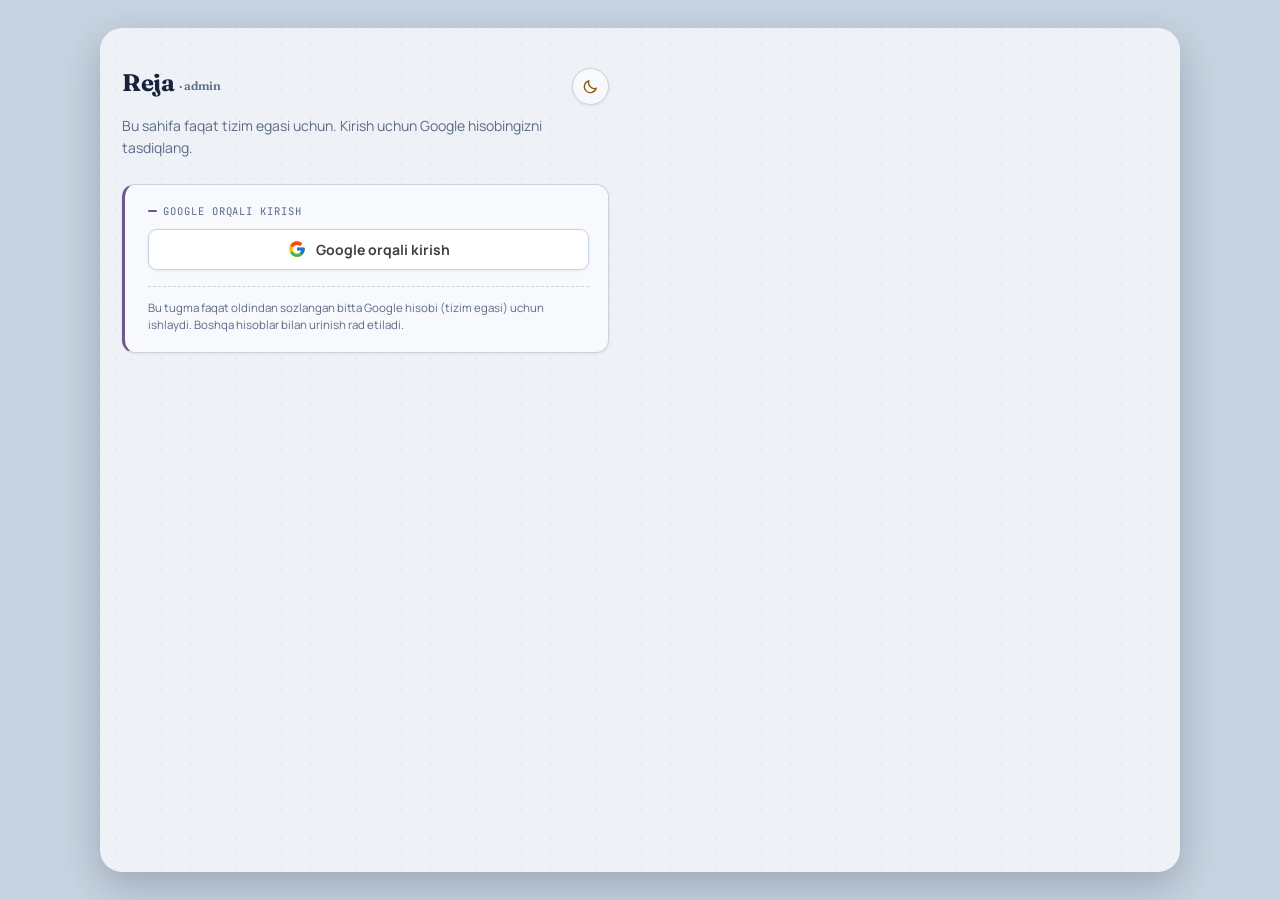
<file: admin (1).html>
<!DOCTYPE html>
<html lang="uz">
<head>
<meta charset="UTF-8">
<meta name="viewport" content="width=device-width, initial-scale=1.0, maximum-scale=1">
<title>Reja — Admin panel</title>
<meta name="robots" content="noindex, nofollow">
<meta name="theme-color" content="#6C5A8A">
<link rel="icon" href="[data-uri]" type="image/png">
<link rel="preconnect" href="https://fonts.googleapis.com">
<link href="https://fonts.googleapis.com/css2?family=Fraunces:ital,wght@0,500;0,600;1,500&family=Manrope:wght@400;500;600;700&family=JetBrains+Mono:wght@400;500&display=swap" rel="stylesheet">
<link rel="stylesheet" href="css/style.css">
<script src="https://accounts.google.com/gsi/client" async defer></script>
</head>
<body>
<div class="app" id="app"></div>
<script src="js/common.js"></script>
<script src="js/admin.js"></script>
</body>
</html>
</file>
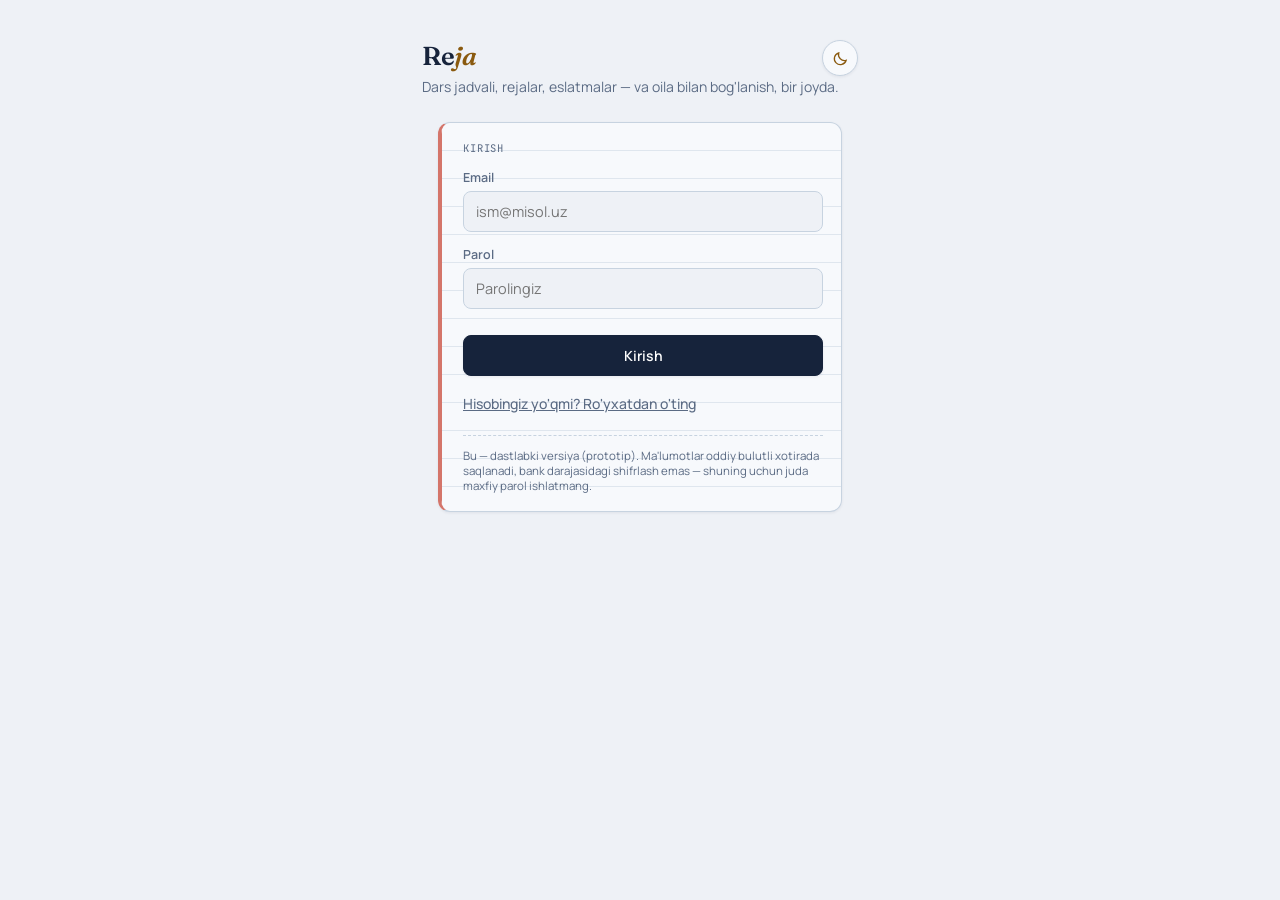
<file: index (2).html>
<!DOCTYPE html>
<html lang="uz">
<head>
<meta charset="UTF-8">
<meta name="viewport" content="width=device-width, initial-scale=1.0, maximum-scale=1">
<title>Reja — dars jadvali va rejalar</title>
<meta name="description" content="O'quvchi, talaba va ota-onalar uchun dars jadvali, rejalar va eslatmalar ilovasi.">
<link rel="manifest" href="manifest.json">
<meta name="theme-color" content="#E7A63D">
<meta name="mobile-web-app-capable" content="yes">
<meta name="apple-mobile-web-app-capable" content="yes">
<meta name="apple-mobile-web-app-status-bar-style" content="black-translucent">
<meta name="apple-mobile-web-app-title" content="Reja">
<link rel="apple-touch-icon" href="icons/apple-touch-icon.png">
<link rel="icon" href="icons/icon-192.png" type="image/png">
<link rel="preconnect" href="https://fonts.googleapis.com">
<link href="https://fonts.googleapis.com/css2?family=Fraunces:ital,wght@0,500;0,600;1,500&family=Manrope:wght@400;500;600;700&family=JetBrains+Mono:wght@400;500&display=swap" rel="stylesheet">
<style>
  :root{
    --paper:#EEF1F6;
    --paper-card:#F7F9FC;
    --line:#C7D3E0;
    --margin-red:#D4756A;
    --ink:#16233B;
    --ink-soft:#5B6B84;
    --accent:#D98E2B;
    --accent-soft:#F5DDB0;
    --accent-deep:#8A5A0F;
    --alert:#C0533F;
    --alert-soft:#F5D9D3;
    --good:#3F7D58;
    --good-soft:#DCEBE1;
    --plum:#6C5A8A;
    --plum-soft:#E4DEF0;
    --btn-primary-bg:#16233B;
    --btn-primary-text:#ffffff;
    --shadow-sm:0 1px 3px rgba(22,35,59,0.07);
    --shadow-md:0 6px 20px rgba(22,35,59,0.10);
    --shadow-lg:0 10px 34px rgba(22,35,59,0.22);
  }
  body[data-theme="dark"]{
    --paper:#10141C;
    --paper-card:#1A2029;
    --line:#2C3646;
    --margin-red:#E08E80;
    --ink:#ECEEF3;
    --ink-soft:#8D9AB0;
    --accent:#E7A63D;
    --accent-soft:#3A2E15;
    --accent-deep:#F1C978;
    --alert:#E2897C;
    --alert-soft:#3A211E;
    --good:#7CCB9B;
    --good-soft:#183226;
    --plum:#B7A2E6;
    --plum-soft:#2A2440;
    --btn-primary-bg:#E7A63D;
    --btn-primary-text:#1B1406;
    --shadow-sm:0 1px 3px rgba(0,0,0,0.28);
    --shadow-md:0 6px 20px rgba(0,0,0,0.34);
    --shadow-lg:0 10px 34px rgba(0,0,0,0.46);
  }
  *{box-sizing:border-box;}
  body{margin:0;background:var(--paper);font-family:'Manrope',sans-serif;color:var(--ink);transition:background-color .25s ease, color .25s ease;}
  .app{max-width:480px;margin:0 auto;min-height:100vh;background:var(--paper);position:relative;padding-bottom:80px;transition:background-color .25s ease;}

  .topbar{display:flex;align-items:center;justify-content:space-between;padding:20px 20px 12px;}
  .brand{font-family:'Fraunces',serif;font-weight:600;font-size:22px;letter-spacing:-0.01em;}
  .brand em{color:var(--accent-deep);font-style:italic;}
  .topbar-right{display:flex;align-items:center;gap:8px;}
  .userchip{font-family:'JetBrains Mono',monospace;font-size:11px;color:var(--ink-soft);background:var(--paper-card);border:1px solid var(--line);padding:6px 11px;border-radius:20px;cursor:pointer;transition:background-color .2s,border-color .2s,color .2s;box-shadow:var(--shadow-sm);}
  .userchip:active{transform:scale(0.97);}

  .theme-toggle{width:36px;height:36px;border-radius:50%;background:var(--paper-card);border:1px solid var(--line);display:flex;align-items:center;justify-content:center;padding:0;box-shadow:var(--shadow-sm);transition:background-color .2s,border-color .2s,transform .2s;}
  .theme-toggle:active{transform:scale(0.92);}
  .theme-toggle svg{width:17px;height:17px;color:var(--accent-deep);}

  .sheet{background:var(--paper-card);margin:0 16px 16px;border-radius:12px;border:1px solid var(--line);border-left:3px solid var(--margin-red);padding:18px 18px 18px 22px;position:relative;overflow:hidden;box-shadow:var(--shadow-sm);transition:background-color .25s ease,border-color .25s ease;}
  .sheet::before{content:'';position:absolute;left:0;top:0;bottom:0;width:1px;background:var(--margin-red);}
  .sheet-ruled{background-image:repeating-linear-gradient(var(--paper-card) 0px, var(--paper-card) 27px, var(--line) 28px);}
  .sheet-plum{border-left-color:var(--plum);}
  .sheet-plum::before{background:var(--plum);}

  h1,h2,h3{font-family:'Fraunces',serif;font-weight:600;margin:0 0 4px;}
  .eyebrow{font-family:'JetBrains Mono',monospace;font-size:10.5px;text-transform:uppercase;letter-spacing:0.08em;color:var(--ink-soft);margin-bottom:10px;display:block;}
  p{line-height:1.55;color:var(--ink-soft);font-size:14px;margin:0 0 14px;}

  label{display:block;font-size:12.5px;color:var(--ink-soft);margin:14px 0 5px;font-weight:600;}
  input,select,textarea{width:100%;padding:10px 12px;border:1px solid var(--line);border-radius:8px;background:var(--paper);font-family:'Manrope',sans-serif;font-size:14.5px;color:var(--ink);transition:background-color .2s,border-color .2s,color .2s;}
  input:focus,select:focus,textarea:focus{outline:2px solid var(--accent);outline-offset:1px;border-color:var(--accent);}
  .row2{display:grid;grid-template-columns:1fr 1fr;gap:10px;}

  button{cursor:pointer;font-family:'Manrope',sans-serif;font-weight:600;font-size:14px;border-radius:8px;border:1px solid var(--line);background:var(--paper-card);color:var(--ink);padding:10px 16px;transition:background-color .2s,border-color .2s,color .2s,transform .1s;}
  .btn-primary{background:var(--btn-primary-bg);color:var(--btn-primary-text);border-color:var(--btn-primary-bg);width:100%;margin-top:18px;box-shadow:var(--shadow-sm);}
  .btn-primary:active{transform:scale(0.98);}
  .btn-accent{background:var(--accent);color:#2A1B03;border-color:var(--accent);}
  .btn-ghost{background:transparent;border:none;color:var(--ink-soft);text-decoration:underline;padding:6px 0;font-weight:500;}
  .btn-small{padding:6px 10px;font-size:12.5px;}
  .btn-danger{color:var(--alert);border-color:var(--alert-soft);}
  .btn-plum{background:var(--plum);color:#fff;border-color:var(--plum);}

  .err{color:var(--alert);font-size:13px;margin-top:8px;}
  .ok-msg{color:var(--good);font-size:13px;margin-top:8px;}
  .note{font-size:11.5px;color:var(--ink-soft);margin-top:16px;padding-top:12px;border-top:1px dashed var(--line);}

  .tabs{display:flex;position:fixed;bottom:0;left:0;right:0;max-width:480px;margin:0 auto;background:var(--paper-card);border-top:1px solid var(--line);padding:6px 4px 10px;z-index:5;box-shadow:0 -4px 16px rgba(0,0,0,0.05);transition:background-color .25s ease,border-color .25s ease;}
  .tab{flex:1;display:flex;flex-direction:column;align-items:center;gap:3px;padding:8px 2px;border-radius:8px;color:var(--ink-soft);font-size:10.5px;font-weight:600;border:none;background:transparent;position:relative;transition:background-color .2s,color .2s;}
  .tab.active{color:var(--accent-deep);background:var(--accent-soft);}
  .tab svg{width:19px;height:19px;}
  .dot{position:absolute;top:4px;right:22%;width:7px;height:7px;border-radius:50%;background:var(--alert);box-shadow:0 0 0 2px var(--paper-card);}

  .datehead{display:flex;justify-content:space-between;align-items:baseline;margin-bottom:14px;}
  .datehead .big{font-family:'Fraunces',serif;font-size:19px;font-weight:600;}
  .datehead .dow{font-family:'JetBrains Mono',monospace;font-size:11px;background:var(--accent-soft);color:var(--accent-deep);padding:3px 9px;border-radius:20px;}

  .lesson{display:flex;gap:12px;padding:11px 0;border-bottom:1px solid var(--line);align-items:center;}
  .lesson:last-child{border-bottom:none;}
  .lesson .time{font-family:'JetBrains Mono',monospace;font-size:12.5px;color:var(--accent-deep);min-width:44px;font-weight:600;}
  .lesson .body{flex:1;}
  .lesson .fan{font-weight:600;font-size:14px;}
  .lesson .meta{font-size:12px;color:var(--ink-soft);}
  .lesson .del{background:none;border:none;color:var(--ink-soft);font-size:15px;padding:2px 5px;}
  .lesson .del:hover{color:var(--ink);}

  .plan-item,.rem-item,.req-item,.child-item,.msg-item{padding:12px 0;border-bottom:1px solid var(--line);}
  .plan-item:last-child,.rem-item:last-child,.req-item:last-child,.child-item:last-child,.msg-item:last-child{border-bottom:none;}
  .item-top{display:flex;justify-content:space-between;align-items:flex-start;gap:8px;}
  .item-title{font-weight:600;font-size:14.5px;}
  .item-meta{font-size:11.5px;color:var(--ink-soft);margin-top:2px;}
  .badge{font-family:'JetBrains Mono',monospace;font-size:10px;padding:3px 8px;border-radius:20px;background:var(--good-soft);color:var(--good);white-space:nowrap;}
  .badge.rep{background:var(--accent-soft);color:var(--accent-deep);}
  .badge.parent{background:var(--plum-soft);color:var(--plum);}
  .badge.unread{background:var(--alert-soft);color:var(--alert);}

  .empty{text-align:center;padding:30px 10px;color:var(--ink-soft);font-size:13.5px;}
  .empty svg{width:34px;height:34px;margin-bottom:8px;opacity:0.5;}

  .fab{position:fixed;bottom:78px;right:20px;max-width:calc(480px - 40px);width:48px;height:48px;border-radius:50%;background:var(--btn-primary-bg);color:var(--btn-primary-text);border:none;font-size:24px;display:flex;align-items:center;justify-content:center;z-index:6;box-shadow:var(--shadow-lg);transition:transform .15s,background-color .25s;}
  .fab:active{transform:scale(0.93);}

  .modal-wrap{position:fixed;inset:0;background:rgba(10,14,22,0.5);display:flex;align-items:flex-end;justify-content:center;z-index:20;backdrop-filter:blur(2px);}
  .modal{background:var(--paper);width:100%;max-width:480px;border-radius:18px 18px 0 0;padding:22px 20px 26px;max-height:86vh;overflow-y:auto;box-shadow:0 -12px 40px rgba(0,0,0,0.25);}
  .modal-head{display:flex;justify-content:space-between;align-items:center;margin-bottom:14px;}
  .modal-head h3{margin:0;}
  .close-x{background:none;border:none;font-size:20px;color:var(--ink-soft);padding:2px 6px;}

  .toast{position:fixed;top:14px;left:50%;transform:translateX(-50%);background:var(--btn-primary-bg);color:var(--btn-primary-text);padding:11px 18px;border-radius:10px;font-size:13.5px;z-index:50;max-width:88%;box-shadow:var(--shadow-lg);display:flex;align-items:center;gap:8px;}

  .chipset{display:flex;flex-wrap:wrap;gap:6px;margin-top:4px;}
  .chip{padding:6px 11px;border-radius:20px;border:1px solid var(--line);background:var(--paper);font-size:12.5px;font-weight:600;color:var(--ink-soft);transition:background-color .2s,color .2s,border-color .2s;}
  .chip.on{background:var(--btn-primary-bg);color:var(--btn-primary-text);border-color:var(--btn-primary-bg);}

  .segrow{display:flex;gap:6px;margin-top:4px;}
  .seg{flex:1;padding:8px 4px;text-align:center;border:1px solid var(--line);background:var(--paper);border-radius:8px;font-size:12px;font-weight:600;color:var(--ink-soft);transition:background-color .2s,color .2s,border-color .2s;}
  .seg.on{background:var(--accent-soft);color:var(--accent-deep);border-color:var(--accent);}

  .avatar{width:38px;height:38px;border-radius:50%;background:var(--plum-soft);color:var(--plum);display:flex;align-items:center;justify-content:center;font-weight:700;font-size:14px;flex-shrink:0;}
  .child-row{display:flex;gap:12px;align-items:center;}

  .chat-bubble{max-width:78%;padding:9px 12px;border-radius:14px;font-size:13.5px;margin-bottom:8px;line-height:1.4;}
  .chat-mine{background:var(--btn-primary-bg);color:var(--btn-primary-text);margin-left:auto;border-bottom-right-radius:3px;}
  .chat-theirs{background:var(--paper-card);border:1px solid var(--line);border-bottom-left-radius:3px;}
  .chat-time{font-size:10px;opacity:0.65;margin-top:3px;display:block;}
  .chat-list{max-height:280px;overflow-y:auto;padding:4px 2px 8px;display:flex;flex-direction:column;}
  .chat-input-row{display:flex;gap:8px;margin-top:10px;}
  .chat-input-row input{flex:1;}

  a{color:var(--accent-deep);}
</style>
</head>
<body>
<div class="app" id="app"></div>

<script>
const KUN = ['Dush','Sesh','Chor','Pay','Juma','Shan','Yak'];
const KUN_FULL = ['Dushanba','Seshanba','Chorshanba','Payshanba','Juma','Shanba','Yakshanba'];
const MOY = ['Yanvar','Fevral','Mart','Aprel','May','Iyun','Iyul','Avgust','Sentabr','Oktabr','Noyabr','Dekabr'];
const MUASSASA_LABEL = { maktab:'Maktab', litsey:'Akademik litsey', 'kasb-hunar':'Kasb-hunar maktabi', universitet:'Universitet / institut' };

let state = {
  view: 'loading',
  authMode: 'login',
  authRole: 'talaba',
  theme: 'light',
  user: null,
  tab: 'bosh',
  data: { schedule: [], plans: [], reminders: [] },
  parentData: { children: [], requests: [], unreadByEmail: {} },
  adminData: { announcements: [] },
  toast: null,
  modal: null,
  firedKeys: new Set()
};
let sessionMem = null;
let engineTimer = null;

function sanitizeKey(s){ return s.toLowerCase().trim().replace(/[\/\\'"\s]/g, '_'); }
function b64(s){ try{ return btoa(unescape(encodeURIComponent(s))); }catch(e){ return s; } }
function todayISO(){ const d=new Date(); return d.getFullYear()+'-'+String(d.getMonth()+1).padStart(2,'0')+'-'+String(d.getDate()).padStart(2,'0'); }
function nowHM(){ const d=new Date(); return String(d.getHours()).padStart(2,'0')+':'+String(d.getMinutes()).padStart(2,'0'); }
function dowIndex(dateStr){ const d=new Date(dateStr+'T00:00:00'); const j=d.getDay(); return j===0?6:j-1; }
function fmtDate(dateStr){ const d=new Date(dateStr+'T00:00:00'); return d.getDate()+' '+MOY[d.getMonth()]; }
function fmtDateTime(ts){ const d=new Date(ts); return String(d.getHours()).padStart(2,'0')+':'+String(d.getMinutes()).padStart(2,'0'); }
function uid(){ return 'id'+Date.now()+Math.random().toString(36).slice(2,7); }
function initials(name){ return name.trim().split(/\s+/).slice(0,2).map(w=>w[0]||'').join('').toUpperCase(); }
function escapeHtml(s){ const d=document.createElement('div'); d.textContent=s==null?'':s; return d.innerHTML; }
function threadKey(a,b){ return 'thread:' + [sanitizeKey(a), sanitizeKey(b)].sort().join('__'); }

function applyTheme(){ document.body.setAttribute('data-theme', state.theme); }
async function toggleTheme(){
  state.theme = state.theme === 'dark' ? 'light' : 'dark';
  applyTheme();
  if(state.user){
    state.user.theme = state.theme;
    await sSet('account:'+sanitizeKey(state.user.email), state.user);
  }
  render();
}

function addCycle(dateStr, cycle){
  const d = new Date(dateStr+'T00:00:00');
  if(cycle==='kunlik') d.setDate(d.getDate()+1);
  else if(cycle==='haftalik') d.setDate(d.getDate()+7);
  else if(cycle==='oylik') d.setMonth(d.getMonth()+1);
  else if(cycle==='yillik') d.setFullYear(d.getFullYear()+1);
  else return dateStr;
  return d.getFullYear()+'-'+String(d.getMonth()+1).padStart(2,'0')+'-'+String(d.getDate()).padStart(2,'0');
}
function subtractMinutes(hm, mins){
  const [h,m] = hm.split(':').map(Number);
  const d = new Date(2000,0,1,h,m-mins);
  return String(d.getHours()).padStart(2,'0')+':'+String(d.getMinutes()).padStart(2,'0');
}

async function sGet(key){ try{ const r = await window.storage.get(key, true); return r ? JSON.parse(r.value) : null; }catch(e){ return null; } }
async function sSet(key, val){ try{ return await window.storage.set(key, JSON.stringify(val), true); }catch(e){ console.error(e); return null; } }

async function boot(){
  if(sessionMem){
    const acc = await sGet('account:'+sanitizeKey(sessionMem));
    if(acc){ await loginAs(acc); return; }
  }
  state.view = 'auth';
  render();
}

async function loginAs(acc){
  state.user = acc;
  state.theme = acc.theme || 'light';
  sessionMem = acc.email;
  if(acc.role === 'talaba'){
    const [sc, pl, rm, reqs] = await Promise.all([
      sGet('schedule:'+sanitizeKey(acc.email)),
      sGet('plans:'+sanitizeKey(acc.email)),
      sGet('reminders:'+sanitizeKey(acc.email)),
      sGet('link_requests:'+sanitizeKey(acc.email))
    ]);
    state.data.schedule = sc || [];
    state.data.plans = pl || [];
    state.data.reminders = rm || [];
    state.parentData.requests = (reqs||[]).filter(r=>r.status==='pending');
    state.parentData.linkedParents = await sGet('links_child:'+sanitizeKey(acc.email)) || [];
    await computeUnread(state.parentData.linkedParents, 'child');
  } else if(acc.role === 'ota_ona'){
    await loadParentChildren();
    await computeUnread(state.parentData.children.map(c=>c.email), 'parent');
  } else if(acc.role === 'admin'){
    const key = 'announcements:'+sanitizeKey(acc.muassasaNomi||acc.email);
    state.adminData.announcements = await sGet(key) || [];
  }
  state.view = 'app';
  state.tab = defaultTab();
  render();
  startEngine();
}

function defaultTab(){
  if(state.user.role==='ota_ona') return 'p_bosh';
  if(state.user.role==='admin') return 'a_elonlar';
  return 'bosh';
}

async function computeUnread(partnerEmails, myRole){
  const lastRead = state.user.lastRead || {};
  const counts = {};
  for(const partnerEmail of partnerEmails){
    const tKey = threadKey(state.user.email, partnerEmail);
    const thread = await sGet(tKey) || [];
    const since = lastRead[tKey] || 0;
    counts[partnerEmail] = thread.filter(m=> m.from !== myRole && m.ts > since).length;
  }
  state.parentData.unreadByEmail = counts;
}

async function markThreadRead(partnerEmail){
  const tKey = threadKey(state.user.email, partnerEmail);
  if(!state.user.lastRead) state.user.lastRead = {};
  state.user.lastRead[tKey] = Date.now();
  state.parentData.unreadByEmail[partnerEmail] = 0;
  await sSet('account:'+sanitizeKey(state.user.email), state.user);
}

async function loadParentChildren(){
  const parentKey = sanitizeKey(state.user.email);
  const childEmails = await sGet('links_parent:'+parentKey) || [];
  const children = [];
  for(const em of childEmails){
    const acc = await sGet('account:'+sanitizeKey(em));
    if(!acc) continue;
    const [sc, pl, rm] = await Promise.all([
      sGet('schedule:'+sanitizeKey(em)),
      sGet('plans:'+sanitizeKey(em)),
      sGet('reminders:'+sanitizeKey(em))
    ]);
    children.push({ email: em, acc, schedule: sc||[], plans: pl||[], reminders: rm||[] });
  }
  state.parentData.children = children;
}

async function saveAll(){
  const e = sanitizeKey(state.user.email);
  await Promise.all([
    sSet('schedule:'+e, state.data.schedule),
    sSet('plans:'+e, state.data.plans),
    sSet('reminders:'+e, state.data.reminders)
  ]);
}

function showToast(msg){
  state.toast = msg;
  render();
  setTimeout(()=>{ state.toast=null; render(); }, 3800);
}

function startEngine(){
  if(engineTimer) clearInterval(engineTimer);
  if(state.user.role !== 'talaba') return;
  checkEngine();
  engineTimer = setInterval(checkEngine, 30000);
}
function checkEngine(){
  if(!state.user || state.user.role!=='talaba') return;
  const today = todayISO();
  const hm = nowHM();
  const mode = state.user.reminderMode || 'bir_marta';

  state.data.reminders.forEach(r=>{
    if(r.sana === today && r.vaqt <= hm){
      const key = 'rem_'+r.id+'_'+r.sana;
      if(!state.firedKeys.has(key)){
        state.firedKeys.add(key);
        fireNotif('Eslatma', r.matn);
        if(r.takrorlanish && r.takrorlanish !== 'bir_marta'){
          r.sana = addCycle(r.sana, r.takrorlanish);
          saveAll();
        }
      }
    }
  });

  if(mode === 'har_dars'){
    const di = dowIndex(today);
    state.data.schedule.filter(l=> l.kunlar.includes(di)).forEach(l=>{
      const key = 'les_'+l.id+'_'+today;
      const target = subtractMinutes(l.boshlanish, 5);
      if(hm >= target && hm <= l.boshlanish && !state.firedKeys.has(key)){
        state.firedKeys.add(key);
        fireNotif('Dars boshlanmoqda', l.fan + ' — ' + l.boshlanish + (l.xona? ' · '+l.xona : ''));
      }
    });
  } else {
    const key = 'daily_'+today;
    if(hm >= '07:00' && !state.firedKeys.has(key)){
      const di = dowIndex(today);
      const list = state.data.schedule.filter(l=>l.kunlar.includes(di));
      if(list.length){
        state.firedKeys.add(key);
        fireNotif('Bugungi darslar', list.map(l=>l.boshlanish+' '+l.fan).join(', '));
      }
    }
  }
}
function fireNotif(title, body){
  showToast(title+': '+body);
  try{
    if(window.Notification && Notification.permission === 'granted'){
      new Notification(title, { body });
    }
  }catch(e){}
}

function setAuthRole(role){ state.authRole = role; render(); }

async function handleRegister(e){
  e.preventDefault();
  const f = e.target;
  const ism = f.ism.value.trim();
  const email = f.email.value.trim().toLowerCase();
  const parol = f.parol.value;
  const role = state.authRole;
  const errBox = document.getElementById('auth-err');
  if(!ism || !email || parol.length < 4){ errBox.textContent = "Ism, email va kamida 4 belgili parolni to'ldiring."; return; }
  const key = 'account:'+sanitizeKey(email);
  const exists = await sGet(key);
  if(exists){ errBox.textContent = "Bu email allaqachon ro'yxatdan o'tgan. Kirish qiling."; return; }

  let acc = { ism, email, parol: b64(parol), role, reminderMode: 'bir_marta', createdAt: Date.now() };
  if(role === 'talaba'){
    acc.muassasa = f.muassasa.value;
    acc.muassasaNomi = f.muassasaNomi.value.trim();
    acc.sinf = f.sinf.value.trim();
  } else if(role === 'admin'){
    acc.muassasa = f.muassasaAdmin.value;
    acc.muassasaNomi = f.muassasaNomiAdmin.value.trim();
    if(!acc.muassasaNomi){ errBox.textContent = "Muassasa nomini kiriting."; return; }
  }
  await sSet(key, acc);
  await loginAs(acc);
}

async function handleLogin(e){
  e.preventDefault();
  const f = e.target;
  const email = f.email.value.trim().toLowerCase();
  const parol = f.parol.value;
  const errBox = document.getElementById('auth-err');
  const acc = await sGet('account:'+sanitizeKey(email));
  if(!acc || acc.parol !== b64(parol)){ errBox.textContent = "Email yoki parol noto'g'ri."; return; }
  await loginAs(acc);
}

function logout(){
  sessionMem = null;
  if(engineTimer) clearInterval(engineTimer);
  state.user = null;
  state.view = 'auth';
  state.authMode = 'login';
  state.parentData = { children: [], requests: [], unreadByEmail: {} };
  state.adminData = { announcements: [] };
  render();
}

function switchTab(t){ state.tab = t; state.modal = null; render(); }
function openModal(kind, extra){ state.modal = Object.assign({ kind }, extra||{}); render(); }
function closeModal(){ state.modal = null; render(); }
function toggleDowChip(el){ el.classList.toggle('on'); }

async function addLesson(e){
  e.preventDefault();
  const f = e.target;
  const fan = f.fan.value.trim();
  const boshlanish = f.boshlanish.value;
  const tugash = f.tugash.value;
  const xona = f.xona.value.trim();
  const kunlar = Array.from(f.querySelectorAll('.dow-chip.on')).map(c=>Number(c.dataset.i));
  if(!fan || !boshlanish || !kunlar.length){ document.getElementById('modal-err').textContent = "Fan, vaqt va kamida bitta kunni tanlang."; return; }
  const editId = state.modal.editId;
  if(editId){
    const l = state.data.schedule.find(x=>x.id===editId);
    if(l){ Object.assign(l, { fan, boshlanish, tugash, xona, kunlar }); }
  } else {
    state.data.schedule.push({ id: uid(), fan, boshlanish, tugash, xona, kunlar });
  }
  state.data.schedule.sort((a,b)=> a.boshlanish.localeCompare(b.boshlanish));
  await saveAll();
  closeModal();
  showToast(editId ? "Dars yangilandi." : "Dars jadvalga qo'shildi.");
}
async function delLesson(id){
  state.data.schedule = state.data.schedule.filter(l=>l.id!==id);
  await saveAll(); render();
}

async function addPlan(e){
  e.preventDefault();
  const f = e.target;
  const turi = f.turi.value;
  const nom = f.nom.value.trim();
  const sana = f.sana.value;
  const izoh = f.izoh.value.trim();
  if(!nom || !sana){ document.getElementById('modal-err').textContent = "Nom va sanani kiriting."; return; }
  const editId = state.modal.editId;
  if(editId){
    const p = state.data.plans.find(x=>x.id===editId);
    if(p){ Object.assign(p, { turi, nom, sana, izoh }); }
  } else {
    state.data.plans.push({ id: uid(), turi, nom, sana, izoh });
  }
  state.data.plans.sort((a,b)=> a.sana.localeCompare(b.sana));
  await saveAll();
  closeModal();
  showToast(editId ? "Reja yangilandi." : "Reja qo'shildi.");
}
async function delPlan(id){
  state.data.plans = state.data.plans.filter(p=>p.id!==id);
  await saveAll(); render();
}

async function addReminder(e){
  e.preventDefault();
  const f = e.target;
  const matn = f.matn.value.trim();
  const sana = f.sana.value;
  const vaqt = f.vaqt.value;
  const takrorlanish = f.takrorlanish.value;
  if(!matn || !sana || !vaqt){ document.getElementById('modal-err').textContent = "Matn, sana va vaqtni kiriting."; return; }
  const editId = state.modal.editId;
  if(editId){
    const r = state.data.reminders.find(x=>x.id===editId);
    if(r){ Object.assign(r, { matn, sana, vaqt, takrorlanish }); }
  } else {
    state.data.reminders.push({ id: uid(), matn, sana, vaqt, takrorlanish });
  }
  state.data.reminders.sort((a,b)=> (a.sana+a.vaqt).localeCompare(b.sana+b.vaqt));
  await saveAll();
  closeModal();
  showToast(editId ? "Eslatma yangilandi." : "Eslatma qo'yildi.");
}
async function delReminder(id){
  state.data.reminders = state.data.reminders.filter(r=>r.id!==id);
  await saveAll(); render();
}

async function setReminderMode(mode){
  state.user.reminderMode = mode;
  await sSet('account:'+sanitizeKey(state.user.email), state.user);
  render();
  showToast(mode==='har_dars' ? "Har darsdan 5 daqiqa oldin eslatiladi." : "Kuniga bir marta, ertalab eslatiladi.");
}
function requestNotifPerm(){
  if(window.Notification && Notification.permission !== 'granted'){
    Notification.requestPermission().then(()=>render());
  }
}

async function sendLinkRequest(e){
  e.preventDefault();
  const f = e.target;
  const childEmail = f.childEmail.value.trim().toLowerCase();
  const errBox = document.getElementById('modal-err');
  if(!childEmail){ errBox.textContent = "Farzandingizning emailini kiriting."; return; }
  const childAcc = await sGet('account:'+sanitizeKey(childEmail));
  if(!childAcc || childAcc.role !== 'talaba'){ errBox.textContent = "Bu email bilan o'quvchi/talaba hisobi topilmadi."; return; }
  const reqKey = 'link_requests:'+sanitizeKey(childEmail);
  const reqs = await sGet(reqKey) || [];
  if(reqs.some(r=> r.parentEmail===state.user.email && r.status==='pending')){ errBox.textContent = "So'rov allaqachon yuborilgan, javobni kuting."; return; }
  const parentKey = sanitizeKey(state.user.email);
  const already = await sGet('links_parent:'+parentKey) || [];
  if(already.includes(childEmail)){ errBox.textContent = "Bu farzand allaqachon bog'langan."; return; }
  reqs.push({ id: uid(), parentEmail: state.user.email, parentName: state.user.ism, status:'pending', createdAt: Date.now() });
  await sSet(reqKey, reqs);
  closeModal();
  showToast("So'rov yuborildi. Farzandingiz tasdiqlashini kuting.");
}

async function respondLinkRequest(reqId, accept){
  const selfKey = sanitizeKey(state.user.email);
  const reqKey = 'link_requests:'+selfKey;
  const reqs = await sGet(reqKey) || [];
  const req = reqs.find(r=>r.id===reqId);
  if(!req) return;
  req.status = accept ? 'accepted' : 'declined';
  await sSet(reqKey, reqs);
  if(accept){
    const linkedChild = await sGet('links_child:'+selfKey) || [];
    if(!linkedChild.includes(req.parentEmail)) linkedChild.push(req.parentEmail);
    await sSet('links_child:'+selfKey, linkedChild);
    state.parentData.linkedParents = linkedChild;

    const parentKey = sanitizeKey(req.parentEmail);
    const linkedByParent = await sGet('links_parent:'+parentKey) || [];
    if(!linkedByParent.includes(state.user.email)) linkedByParent.push(state.user.email);
    await sSet('links_parent:'+parentKey, linkedByParent);
  }
  state.parentData.requests = reqs.filter(r=>r.status==='pending');
  render();
  showToast(accept ? "Bog'landingiz." : "So'rov rad etildi.");
}

async function parentAddPlan(e){
  e.preventDefault();
  const f = e.target;
  const childEmail = state.modal.childEmail;
  const editId = state.modal.editId;
  const nom = f.nom.value.trim();
  const sana = f.sana.value;
  const turi = f.turi.value;
  const izoh = f.izoh.value.trim();
  const errBox = document.getElementById('modal-err');
  if(!nom || !sana){ errBox.textContent = "Nom va sanani kiriting."; return; }
  const key = 'plans:'+sanitizeKey(childEmail);
  const plans = await sGet(key) || [];
  if(editId){
    const p = plans.find(x=>x.id===editId);
    if(p) Object.assign(p, { turi, nom, sana, izoh });
  } else {
    plans.push({ id: uid(), turi, nom, sana, izoh, ota_onadan: true, kimdan: state.user.ism, kimdanEmail: state.user.email });
  }
  plans.sort((a,b)=>a.sana.localeCompare(b.sana));
  await sSet(key, plans);
  const child = state.parentData.children.find(c=>c.email===childEmail);
  if(child) child.plans = plans;
  if(!editId){
    const tKey = threadKey(state.user.email, childEmail);
    const thread = await sGet(tKey) || [];
    thread.push({ id: uid(), from:'parent', matn: "Yangi reja qo'shdim: "+nom, ts: Date.now() });
    await sSet(tKey, thread);
  }
  closeModal();
  showToast(editId ? "Reja yangilandi." : "Farzandingiz uchun reja qo'shildi.");
}
async function parentDeletePlan(childEmail, planId){
  const key = 'plans:'+sanitizeKey(childEmail);
  const plans = (await sGet(key) || []).filter(p=>p.id!==planId);
  await sSet(key, plans);
  const child = state.parentData.children.find(c=>c.email===childEmail);
  if(child) child.plans = plans;
  render();
}

async function parentAddReminder(e){
  e.preventDefault();
  const f = e.target;
  const childEmail = state.modal.childEmail;
  const editId = state.modal.editId;
  const matn = f.matn.value.trim();
  const sana = f.sana.value;
  const vaqt = f.vaqt.value;
  const takrorlanish = f.takrorlanish.value;
  const errBox = document.getElementById('modal-err');
  if(!matn || !sana || !vaqt){ errBox.textContent = "Matn, sana va vaqtni kiriting."; return; }
  const key = 'reminders:'+sanitizeKey(childEmail);
  const rems = await sGet(key) || [];
  if(editId){
    const r = rems.find(x=>x.id===editId);
    if(r) Object.assign(r, { matn, sana, vaqt, takrorlanish });
  } else {
    rems.push({ id: uid(), matn, sana, vaqt, takrorlanish, ota_onadan: true, kimdan: state.user.ism, kimdanEmail: state.user.email });
  }
  rems.sort((a,b)=>(a.sana+a.vaqt).localeCompare(b.sana+b.vaqt));
  await sSet(key, rems);
  const child = state.parentData.children.find(c=>c.email===childEmail);
  if(child) child.reminders = rems;
  if(!editId){
    const tKey = threadKey(state.user.email, childEmail);
    const thread = await sGet(tKey) || [];
    thread.push({ id: uid(), from:'parent', matn: "Yangi eslatma qo'ydim: "+matn, ts: Date.now() });
    await sSet(tKey, thread);
  }
  closeModal();
  showToast(editId ? "Eslatma yangilandi." : "Farzandingiz uchun eslatma qo'yildi.");
}
async function parentDeleteReminder(childEmail, remId){
  const key = 'reminders:'+sanitizeKey(childEmail);
  const rems = (await sGet(key) || []).filter(r=>r.id!==remId);
  await sSet(key, rems);
  const child = state.parentData.children.find(c=>c.email===childEmail);
  if(child) child.reminders = rems;
  render();
}

async function openChat(partnerEmail, partnerName, myRole){
  const tKey = threadKey(state.user.email, partnerEmail);
  const thread = await sGet(tKey) || [];
  await markThreadRead(partnerEmail);
  openModal('chat', { partnerEmail, partnerName, myRole, thread, tKey });
}

async function sendChat(e){
  e.preventDefault();
  const f = e.target;
  const matn = f.matn.value.trim();
  if(!matn) return;
  const tKey = state.modal.tKey;
  const thread = await sGet(tKey) || [];
  thread.push({ id: uid(), from: state.modal.myRole, matn, ts: Date.now() });
  await sSet(tKey, thread);
  state.modal.thread = thread;
  f.reset();
  render();
  setTimeout(()=>{ const cl = document.querySelector('.chat-list'); if(cl) cl.scrollTop = cl.scrollHeight; }, 30);
}

async function postAnnouncement(e){
  e.preventDefault();
  const f = e.target;
  const matn = f.matn.value.trim();
  const errBox = document.getElementById('modal-err');
  if(!matn){ errBox.textContent = "E'lon matnini kiriting."; return; }
  const key = 'announcements:'+sanitizeKey(state.user.muassasaNomi);
  const editId = state.modal.editId;
  let list = await sGet(key) || [];
  if(editId){
    const a = list.find(x=>x.id===editId);
    if(a) a.matn = matn;
  } else {
    list.unshift({ id: uid(), matn, sana: todayISO(), adminName: state.user.ism });
  }
  await sSet(key, list);
  state.adminData.announcements = list;
  closeModal();
  showToast(editId ? "E'lon yangilandi." : "E'lon joylandi.");
}
async function delAnnouncement(id){
  const key = 'announcements:'+sanitizeKey(state.user.muassasaNomi);
  state.adminData.announcements = state.adminData.announcements.filter(a=>a.id!==id);
  await sSet(key, state.adminData.announcements);
  render();
}

function svgIcon(name){
  const icons = {
    home: '<svg viewBox="0 0 24 24" fill="none" stroke="currentColor" stroke-width="1.8"><path d="M4 11l8-7 8 7v8a1 1 0 01-1 1h-4v-6H9v6H5a1 1 0 01-1-1v-8z"/></svg>',
    cal: '<svg viewBox="0 0 24 24" fill="none" stroke="currentColor" stroke-width="1.8"><rect x="4" y="5" width="16" height="15" rx="2"/><path d="M4 9h16M8 3v4M16 3v4"/></svg>',
    plan: '<svg viewBox="0 0 24 24" fill="none" stroke="currentColor" stroke-width="1.8"><path d="M5 4h14v16l-4-3-3 3-3-3-4 3V4z"/></svg>',
    bell: '<svg viewBox="0 0 24 24" fill="none" stroke="currentColor" stroke-width="1.8"><path d="M6 9a6 6 0 0112 0c0 5 2 6 2 6H4s2-1 2-6z"/><path d="M10 20a2 2 0 004 0"/></svg>',
    user: '<svg viewBox="0 0 24 24" fill="none" stroke="currentColor" stroke-width="1.8"><circle cx="12" cy="8" r="3.5"/><path d="M4 20c1.5-4 5-6 8-6s6.5 2 8 6"/></svg>',
    users: '<svg viewBox="0 0 24 24" fill="none" stroke="currentColor" stroke-width="1.8"><circle cx="9" cy="8" r="3"/><path d="M2 20c1-3.5 4-5.5 7-5.5s6 2 7 5.5"/><circle cx="18" cy="9" r="2.4"/><path d="M15.5 14.2c2 .2 4 1.6 4.8 4"/></svg>',
    chat: '<svg viewBox="0 0 24 24" fill="none" stroke="currentColor" stroke-width="1.8"><path d="M4 5h16v11H8l-4 4V5z"/></svg>',
    speaker: '<svg viewBox="0 0 24 24" fill="none" stroke="currentColor" stroke-width="1.8"><path d="M3 10v4h4l6 4V6L7 10H3z"/><path d="M17 9a4 4 0 010 6"/></svg>',
    sun: '<svg viewBox="0 0 24 24" fill="none" stroke="currentColor" stroke-width="1.8"><circle cx="12" cy="12" r="4.2"/><path d="M12 2.5v2.4M12 19.1v2.4M4.2 4.2l1.7 1.7M18.1 18.1l1.7 1.7M2.5 12h2.4M19.1 12h2.4M4.2 19.8l1.7-1.7M18.1 5.9l1.7-1.7"/></svg>',
    moon: '<svg viewBox="0 0 24 24" fill="none" stroke="currentColor" stroke-width="1.8"><path d="M20 14.5A8.5 8.5 0 019.5 4a8.5 8.5 0 1010.5 10.5z"/></svg>'
  };
  return icons[name]||'';
}

function render(){
  applyTheme();
  const app = document.getElementById('app');
  if(state.view === 'loading'){ app.innerHTML = ''; return; }
  if(state.view === 'auth'){ app.innerHTML = renderAuth(); attachAuthHandlers(); return; }
  app.innerHTML = renderApp();
  attachAppHandlers();
}

function renderAuth(){
  const isLogin = state.authMode === 'login';
  const role = state.authRole;
  return `
  <div style="padding:40px 22px 30px;">
    <div style="display:flex;justify-content:space-between;align-items:flex-start;">
      <div class="brand" style="font-size:26px;margin-bottom:2px;">Re<em>ja</em></div>
      <button class="theme-toggle" id="themeToggleBtn" title="Kun/tun rejimi">${svgIcon(state.theme==='dark'?'sun':'moon')}</button>
    </div>
    <p style="margin-bottom:24px;">Dars jadvali, rejalar, eslatmalar — va oila bilan bog'lanish, bir joyda.</p>
    <div class="sheet sheet-ruled">
      <div class="eyebrow">${isLogin? 'Kirish' : "Ro'yxatdan o'tish"}</div>
      ${isLogin ? `
      <form id="loginForm">
        <label>Email</label>
        <input type="email" name="email" placeholder="ism@misol.uz" required>
        <label>Parol</label>
        <input type="password" name="parol" placeholder="Parolingiz" required>
        <div id="auth-err" class="err"></div>
        <button class="btn-primary" type="submit">Kirish</button>
      </form>
      <button class="btn-ghost" id="toRegister" style="margin-top:12px;">Hisobingiz yo'qmi? Ro'yxatdan o'ting</button>
      ` : `
      <label style="margin-top:0;">Kim sifatida ro'yxatdan o'tasiz?</label>
      <div class="segrow">
        <button type="button" class="seg role-btn ${role==='talaba'?'on':''}" data-role="talaba">O'quvchi / talaba</button>
        <button type="button" class="seg role-btn ${role==='ota_ona'?'on':''}" data-role="ota_ona">Ota-ona</button>
        <button type="button" class="seg role-btn ${role==='admin'?'on':''}" data-role="admin">Muassasa</button>
      </div>
      <form id="registerForm">
        <label>Ism va familiya</label>
        <input type="text" name="ism" placeholder="Ism Familiya" required>
        <label>Email</label>
        <input type="email" name="email" placeholder="ism@misol.uz" required>
        <label>Parol</label>
        <input type="password" name="parol" placeholder="Kamida 4 ta belgi" required>
        ${role==='talaba' ? `
        <label>Ta'lim muassasasi turi</label>
        <select name="muassasa">
          <option value="maktab">Maktab</option>
          <option value="litsey">Akademik litsey</option>
          <option value="kasb-hunar">Kasb-hunar maktabi</option>
          <option value="universitet">Universitet / institut</option>
        </select>
        <label>Muassasa nomi (ixtiyoriy)</label>
        <input type="text" name="muassasaNomi" placeholder="Masalan: 21-maktab">
        <label>Sinf / kurs (ixtiyoriy)</label>
        <input type="text" name="sinf" placeholder="Masalan: 9-sinf yoki 2-kurs">
        ` : ''}
        ${role==='admin' ? `
        <label>Muassasa turi</label>
        <select name="muassasaAdmin">
          <option value="maktab">Maktab</option>
          <option value="litsey">Akademik litsey</option>
          <option value="kasb-hunar">Kasb-hunar maktabi</option>
          <option value="universitet">Universitet / institut</option>
        </select>
        <label>Muassasa nomi</label>
        <input type="text" name="muassasaNomiAdmin" placeholder="Masalan: 21-maktab" required>
        <div class="note" style="margin-top:8px;">O'quvchilaringiz ro'yxatdan o'tishda xuddi shu nomni kiritishi kerak — shundagina e'lonlaringizni ko'rishadi.</div>
        ` : ''}
        <div id="auth-err" class="err"></div>
        <button class="btn-primary" type="submit">Ro'yxatdan o'tish</button>
      </form>
      <button class="btn-ghost" id="toLogin" style="margin-top:12px;">Hisobingiz bormi? Kiring</button>
      `}
      <div class="note">Bu — dastlabki versiya (prototip). Ma'lumotlar oddiy bulutli xotirada saqlanadi, bank darajasidagi shifrlash emas — shuning uchun juda maxfiy parol ishlatmang.</div>
    </div>
  </div>`;
}

function attachAuthHandlers(){
  const lf = document.getElementById('loginForm');
  const rf = document.getElementById('registerForm');
  if(lf) lf.addEventListener('submit', handleLogin);
  if(rf) rf.addEventListener('submit', handleRegister);
  const tr = document.getElementById('toRegister');
  const tl = document.getElementById('toLogin');
  if(tr) tr.addEventListener('click', ()=>{ state.authMode='register'; render(); });
  if(tl) tl.addEventListener('click', ()=>{ state.authMode='login'; render(); });
  document.querySelectorAll('.role-btn').forEach(b=> b.addEventListener('click', ()=> setAuthRole(b.dataset.role)));
  const ttb = document.getElementById('themeToggleBtn');
  if(ttb) ttb.addEventListener('click', toggleTheme);
}

function renderApp(){
  return `
  ${state.toast ? `<div class="toast"><span>${escapeHtml(state.toast)}</span></div>` : ''}
  <div class="topbar">
    <div class="brand">Re<em>ja</em></div>
    <div class="topbar-right">
      <button class="theme-toggle" id="themeToggleBtn" title="Kun/tun rejimi">${svgIcon(state.theme==='dark'?'sun':'moon')}</button>
      <button class="userchip" id="userchipBtn">${escapeHtml(state.user.ism.split(' ')[0])} ⌄</button>
    </div>
  </div>
  ${renderTabContent()}
  ${state.modal ? renderModal() : ''}
  ${renderFab()}
  ${renderTabs()}
  `;
}

function renderFab(){
  if(state.user.role==='talaba' && ['jadval','rejalar','eslatma'].includes(state.tab)){
    return `<button class="fab" id="fabBtn" aria-label="Qo'shish">+</button>`;
  }
  if(state.user.role==='admin' && state.tab==='a_elonlar'){
    return `<button class="fab" id="fabBtn" aria-label="E'lon qo'shish">+</button>`;
  }
  if(state.user.role==='ota_ona' && state.tab==='p_farzandlar'){
    return `<button class="fab" id="fabBtn" aria-label="Farzand qo'shish">+</button>`;
  }
  return '';
}

function renderTabs(){
  if(state.user.role==='talaba'){
    const reqCount = (state.parentData.requests||[]).length;
    const unreadTotal = Object.values(state.parentData.unreadByEmail||{}).reduce((a,b)=>a+b,0);
    const hasDot = reqCount || unreadTotal;
    return `
    <div class="tabs">
      <button class="tab ${state.tab==='bosh'?'active':''}" data-tab="bosh">${svgIcon('home')}<span>Bosh sahifa</span></button>
      <button class="tab ${state.tab==='jadval'?'active':''}" data-tab="jadval">${svgIcon('cal')}<span>Jadval</span></button>
      <button class="tab ${state.tab==='rejalar'?'active':''}" data-tab="rejalar">${svgIcon('plan')}<span>Rejalar</span></button>
      <button class="tab ${state.tab==='eslatma'?'active':''}" data-tab="eslatma">${svgIcon('bell')}<span>Eslatmalar</span></button>
      <button class="tab ${state.tab==='profil'?'active':''}" data-tab="profil">${hasDot?'<span class="dot"></span>':''}${svgIcon('user')}<span>Profil</span></button>
    </div>`;
  }
  if(state.user.role==='ota_ona'){
    const unreadTotal = Object.values(state.parentData.unreadByEmail||{}).reduce((a,b)=>a+b,0);
    return `
    <div class="tabs">
      <button class="tab ${state.tab==='p_bosh'?'active':''}" data-tab="p_bosh">${svgIcon('home')}<span>Bosh sahifa</span></button>
      <button class="tab ${state.tab==='p_farzandlar'?'active':''}" data-tab="p_farzandlar">${unreadTotal?'<span class="dot"></span>':''}${svgIcon('users')}<span>Farzandlar</span></button>
      <button class="tab ${state.tab==='profil'?'active':''}" data-tab="profil">${svgIcon('user')}<span>Profil</span></button>
    </div>`;
  }
  if(state.user.role==='admin'){
    return `
    <div class="tabs">
      <button class="tab ${state.tab==='a_elonlar'?'active':''}" data-tab="a_elonlar">${svgIcon('speaker')}<span>E'lonlar</span></button>
      <button class="tab ${state.tab==='profil'?'active':''}" data-tab="profil">${svgIcon('user')}<span>Profil</span></button>
    </div>`;
  }
  return '';
}

function renderTabContent(){
  const r = state.user.role;
  if(r==='talaba'){
    if(state.tab==='bosh') return renderHome();
    if(state.tab==='jadval') return renderSchedule();
    if(state.tab==='rejalar') return renderPlans();
    if(state.tab==='eslatma') return renderReminders();
    if(state.tab==='profil') return renderProfile();
  }
  if(r==='ota_ona'){
    if(state.tab==='p_bosh') return renderParentHome();
    if(state.tab==='p_farzandlar') return renderParentChildren();
    if(state.tab==='profil') return renderProfile();
  }
  if(r==='admin'){
    if(state.tab==='a_elonlar') return renderAdminAnnouncements();
    if(state.tab==='profil') return renderProfile();
  }
  return '';
}

function renderHome(){
  const today = todayISO();
  const di = dowIndex(today);
  const lessons = state.data.schedule.filter(l=>l.kunlar.includes(di)).sort((a,b)=>a.boshlanish.localeCompare(b.boshlanish));
  const todaysPlans = state.data.plans.filter(p=>p.sana===today);
  const todaysRems = state.data.reminders.filter(r=>r.sana===today);
  return `
  <div class="sheet sheet-ruled">
    <div class="datehead">
      <div class="big">${fmtDate(today)}</div>
      <div class="dow">${KUN_FULL[di]}</div>
    </div>
    ${lessons.length ? lessons.map(l=>`
      <div class="lesson">
        <div class="time">${l.boshlanish}</div>
        <div class="body">
          <div class="fan">${escapeHtml(l.fan)}</div>
          <div class="meta">${l.tugash? l.boshlanish+'–'+l.tugash+' ':''}${l.xona? '· '+escapeHtml(l.xona):''}</div>
        </div>
      </div>
    `).join('') : `<div class="empty">${svgIcon('cal')}<div>Bugun darslar kiritilmagan.</div></div>`}
  </div>
  ${(todaysPlans.length || todaysRems.length) ? `
  <div class="sheet">
    <div class="eyebrow">Bugungi rejalar va eslatmalar</div>
    ${todaysPlans.map(p=>`<div class="plan-item"><div class="item-top"><div class="item-title">${escapeHtml(p.nom)}</div><span class="badge ${p.ota_onadan?'parent':''}">${p.ota_onadan?'ota-onadan':p.turi}</span></div>${p.izoh?`<div class="item-meta">${escapeHtml(p.izoh)}</div>`:''}</div>`).join('')}
    ${todaysRems.map(r=>`<div class="rem-item"><div class="item-top"><div class="item-title">${escapeHtml(r.matn)}</div><span class="badge ${r.ota_onadan?'parent':(r.takrorlanish!=='bir_marta'?'rep':'')}">${r.ota_onadan?'ota-onadan':r.vaqt}</span></div></div>`).join('')}
  </div>` : ''}
  ${renderStudentAnnouncements()}
  <div class="sheet">
    <div class="eyebrow">Eslatma rejimi</div>
    <p style="margin-bottom:8px;">${state.user.reminderMode==='har_dars' ? 'Har darsdan 5 daqiqa oldin eslatiladi.' : "Kuniga bir marta, ertalab bugungi darslar haqida eslatiladi."}</p>
    <button class="btn-small" id="goProfileBtn">Sozlamalarni o'zgartirish →</button>
  </div>
  `;
}

function renderStudentAnnouncements(){
  if(!state.user.muassasaNomi) return '';
  const list = state.data._announcements || [];
  if(!list.length) return '';
  return `
  <div class="sheet sheet-plum">
    <div class="eyebrow">${escapeHtml(state.user.muassasaNomi)} — e'lonlar</div>
    ${list.slice(0,4).map(a=>`<div class="plan-item"><div class="item-title">${escapeHtml(a.matn)}</div><div class="item-meta">${fmtDate(a.sana)} · ${escapeHtml(a.adminName)}</div></div>`).join('')}
  </div>`;
}

function renderSchedule(){
  const grouped = KUN_FULL.map((name,i)=> ({ name, i, lessons: state.data.schedule.filter(l=>l.kunlar.includes(i)).sort((a,b)=>a.boshlanish.localeCompare(b.boshlanish)) }));
  return `
  <div class="sheet">
    <div class="eyebrow">Haftalik dars jadvali</div>
    ${grouped.map(g=> g.lessons.length ? `
      <div style="margin-bottom:14px;">
        <div style="font-weight:600;font-size:13.5px;color:var(--accent-deep);margin-bottom:4px;">${g.name}</div>
        ${g.lessons.map(l=>`
          <div class="lesson">
            <div class="time">${l.boshlanish}</div>
            <div class="body"><div class="fan">${escapeHtml(l.fan)}</div><div class="meta">${l.tugash?l.boshlanish+'–'+l.tugash+' ':''}${l.xona?'· '+escapeHtml(l.xona):''}</div></div>
            <button class="del" data-edit-lesson="${l.id}" title="Tahrirlash">✎</button>
            <button class="del" data-del-lesson="${l.id}">✕</button>
          </div>
        `).join('')}
      </div>
    ` : '').join('') || `<div class="empty">${svgIcon('cal')}<div>Hali dars qo'shilmagan. Pastdagi + tugmasi orqali qo'shing.</div></div>`}
  </div>`;
}

function renderPlans(){
  return `
  <div class="sheet">
    <div class="eyebrow">Kunlik / oylik / yillik rejalar</div>
    ${state.data.plans.length ? state.data.plans.map(p=>`
      <div class="plan-item">
        <div class="item-top">
          <div><div class="item-title">${escapeHtml(p.nom)}</div><div class="item-meta">${fmtDate(p.sana)} ${p.izoh?'· '+escapeHtml(p.izoh):''} ${p.ota_onadan?('· '+escapeHtml(p.kimdan)+" qo'shdi"):''}</div></div>
          <div style="display:flex;align-items:center;gap:6px;">
            <span class="badge ${p.ota_onadan?'parent':''}">${p.ota_onadan?'ota-onadan':p.turi}</span>
            <button class="del" data-edit-plan="${p.id}" title="Tahrirlash">✎</button>
            <button class="del" data-del-plan="${p.id}">✕</button>
          </div>
        </div>
      </div>
    `).join('') : `<div class="empty">${svgIcon('plan')}<div>Hali reja qo'shilmagan.</div></div>`}
  </div>`;
}

function renderReminders(){
  return `
  <div class="sheet">
    <div class="eyebrow">Eslatmalar</div>
    ${state.data.reminders.length ? state.data.reminders.map(r=>`
      <div class="rem-item">
        <div class="item-top">
          <div><div class="item-title">${escapeHtml(r.matn)}</div><div class="item-meta">${fmtDate(r.sana)}, ${r.vaqt} ${r.ota_onadan?('· '+escapeHtml(r.kimdan)+" qo'ydi"):''}</div></div>
          <div style="display:flex;align-items:center;gap:6px;">
            <span class="badge ${r.ota_onadan?'parent':(r.takrorlanish!=='bir_marta'?'rep':'')}">${r.ota_onadan?'ota-onadan':r.takrorlanish.replace('_',' ')}</span>
            <button class="del" data-edit-reminder="${r.id}" title="Tahrirlash">✎</button>
            <button class="del" data-del-reminder="${r.id}">✕</button>
          </div>
        </div>
      </div>
    `).join('') : `<div class="empty">${svgIcon('bell')}<div>Hali eslatma qo'yilmagan.</div></div>`}
  </div>`;
}

function renderProfile(){
  const u = state.user;
  if(u.role==='talaba'){
    const reqs = state.parentData.requests || [];
    const parents = state.parentData.linkedParents || [];
    return `
    <div class="sheet">
      <div class="eyebrow">Profil</div>
      <h3 style="margin-bottom:2px;">${escapeHtml(u.ism)}</h3>
      <p style="margin-bottom:2px;">${escapeHtml(u.email)}</p>
      <p>${MUASSASA_LABEL[u.muassasa]||''} ${u.sinf? '· '+escapeHtml(u.sinf) : ''} ${u.muassasaNomi?'· '+escapeHtml(u.muassasaNomi):''}</p>
    </div>
    ${reqs.length ? `
    <div class="sheet sheet-plum">
      <div class="eyebrow">Ota-ona so'rovlari</div>
      ${reqs.map(r=>`
        <div class="req-item">
          <div class="item-title">${escapeHtml(r.parentName)}</div>
          <div class="item-meta" style="margin-bottom:8px;">${escapeHtml(r.parentEmail)} bog'lanishni so'ramoqda</div>
          <div style="display:flex;gap:8px;">
            <button class="btn-small btn-plum" data-accept-req="${r.id}">Qabul qilish</button>
            <button class="btn-small btn-danger" data-decline-req="${r.id}">Rad etish</button>
          </div>
        </div>
      `).join('')}
    </div>` : ''}
    <div class="sheet sheet-plum">
      <div class="eyebrow">Bog'langan ota-onalar</div>
      ${parents.length ? parents.map(p=>{
        const unread = (state.parentData.unreadByEmail||{})[p] || 0;
        return `
        <div class="child-item">
          <div class="child-row">
            <div class="avatar">${initials(p)}</div>
            <div style="flex:1;"><div class="item-title">${escapeHtml(p)}</div></div>
            <button class="btn-small" data-chat-parent="${escapeHtml(p)}">${svgIcon('chat')} Xabar${unread?` <span class="badge unread">${unread}</span>`:''}</button>
          </div>
        </div>
      `;}).join('') : `<div class="empty">Hali hech kim bog'lanmagan.</div>`}
    </div>
    <div class="sheet">
      <div class="eyebrow">Eslatma tartibi</div>
      <p>Darslar haqida qanday eslatilsin?</p>
      <div class="segrow">
        <button class="seg ${u.reminderMode==='bir_marta'?'on':''}" id="modeBirMarta">Kuniga bir marta</button>
        <button class="seg ${u.reminderMode==='har_dars'?'on':''}" id="modeHarDars">Har dars oldidan</button>
      </div>
      <label style="margin-top:16px;">Brauzer bildirishnomasi</label>
      <button class="btn-small" id="notifPermBtn">${(window.Notification && Notification.permission==='granted') ? 'Yoqilgan ✓' : 'Ruxsat berish'}</button>
    </div>
    <button class="btn-small btn-danger" id="logoutBtn" style="margin:0 16px;width:calc(100% - 32px);">Chiqish</button>
    `;
  }
  if(u.role==='ota_ona'){
    return `
    <div class="sheet">
      <div class="eyebrow">Profil</div>
      <h3 style="margin-bottom:2px;">${escapeHtml(u.ism)}</h3>
      <p>${escapeHtml(u.email)} · Ota-ona hisobi</p>
    </div>
    <div class="sheet">
      <div class="eyebrow">Farzand qo'shish</div>
      <p>Farzandingiz avval o'zi ro'yxatdan o'tgan bo'lishi kerak. Uning emailini kiritib so'rov yuboring, u tasdiqlagach bog'lanasiz.</p>
      <button class="btn-small btn-plum" id="addChildBtn2">Farzand qo'shish</button>
    </div>
    <button class="btn-small btn-danger" id="logoutBtn" style="margin:0 16px;width:calc(100% - 32px);">Chiqish</button>
    `;
  }
  if(u.role==='admin'){
    return `
    <div class="sheet">
      <div class="eyebrow">Profil</div>
      <h3 style="margin-bottom:2px;">${escapeHtml(u.ism)}</h3>
      <p style="margin-bottom:2px;">${escapeHtml(u.email)}</p>
      <p>${MUASSASA_LABEL[u.muassasa]||''} · ${escapeHtml(u.muassasaNomi)}</p>
      <div class="note">O'quvchilar ro'yxatdan o'tishda "${escapeHtml(u.muassasaNomi)}" nomini kiritishsa, sizning e'lonlaringizni ko'radi.</div>
    </div>
    <button class="btn-small btn-danger" id="logoutBtn" style="margin:0 16px;width:calc(100% - 32px);">Chiqish</button>
    `;
  }
  return '';
}

function renderParentHome(){
  const children = state.parentData.children || [];
  const today = todayISO();
  const di = dowIndex(today);
  return `
  <div class="sheet sheet-plum">
    <div class="eyebrow">Bugun, ${fmtDate(today)}</div>
    ${children.length ? children.map(c=>{
      const lessons = c.schedule.filter(l=>l.kunlar.includes(di)).sort((a,b)=>a.boshlanish.localeCompare(b.boshlanish));
      return `
      <div class="child-item">
        <div class="child-row" style="margin-bottom:6px;">
          <div class="avatar">${initials(c.acc.ism)}</div>
          <div class="item-title">${escapeHtml(c.acc.ism)}</div>
        </div>
        ${lessons.length ? `<div class="item-meta">Bugun ${lessons.length} ta dars: ${lessons.map(l=>l.boshlanish+' '+l.fan).join(', ')}</div>` : `<div class="item-meta">Bugun dars kiritilmagan.</div>`}
      </div>`;
    }).join('') : `<div class="empty">${svgIcon('users')}<div>Hali farzand bog'lanmagan. Profil orqali qo'shing.</div></div>`}
  </div>
  ${children.length ? `<div class="sheet"><div class="eyebrow">Tezkor</div><button class="btn-small" id="goChildrenBtn">Farzandlarni boshqarish →</button></div>` : ''}
  `;
}

function renderParentChildren(){
  const children = state.parentData.children || [];
  if(!children.length) return `<div class="sheet"><div class="empty">${svgIcon('users')}<div>Hali farzand bog'lanmagan. Pastdagi + tugmasi orqali qo'shing.</div></div></div>`;
  return children.map(c=>{
    const upcomingPlans = c.plans.filter(p=>p.sana>=todayISO()).slice(0,4);
    const upcomingRems = c.reminders.filter(r=>r.sana>=todayISO()).slice(0,4);
    const unread = (state.parentData.unreadByEmail||{})[c.email] || 0;
    return `
    <div class="sheet">
      <div class="child-row" style="margin-bottom:10px;">
        <div class="avatar">${initials(c.acc.ism)}</div>
        <div style="flex:1;">
          <div class="item-title">${escapeHtml(c.acc.ism)}</div>
          <div class="item-meta">${MUASSASA_LABEL[c.acc.muassasa]||''} ${c.acc.sinf?'· '+escapeHtml(c.acc.sinf):''}</div>
        </div>
        <button class="btn-small" data-chat-child="${escapeHtml(c.email)}|${escapeHtml(c.acc.ism)}">${svgIcon('chat')}${unread?` <span class="badge unread">${unread}</span>`:''}</button>
      </div>
      <div class="eyebrow">Yaqin rejalar va eslatmalar</div>
      ${(upcomingPlans.length||upcomingRems.length) ? `
        ${upcomingPlans.map(p=>`
          <div class="plan-item">
            <div class="item-top">
              <div><div class="item-title">${escapeHtml(p.nom)}</div><div class="item-meta">${fmtDate(p.sana)}</div></div>
              ${p.kimdanEmail===state.user.email ? `
              <div style="display:flex;gap:4px;">
                <button class="del" data-parent-edit-plan="${escapeHtml(c.email)}|${p.id}" title="Tahrirlash">✎</button>
                <button class="del" data-parent-del-plan="${escapeHtml(c.email)}|${p.id}">✕</button>
              </div>` : `<span class="badge">${escapeHtml(c.acc.ism.split(' ')[0])}dan</span>`}
            </div>
          </div>`).join('')}
        ${upcomingRems.map(r=>`
          <div class="rem-item">
            <div class="item-top">
              <div><div class="item-title">${escapeHtml(r.matn)}</div><div class="item-meta">${fmtDate(r.sana)}, ${r.vaqt}</div></div>
              ${r.kimdanEmail===state.user.email ? `
              <div style="display:flex;gap:4px;">
                <button class="del" data-parent-edit-reminder="${escapeHtml(c.email)}|${r.id}" title="Tahrirlash">✎</button>
                <button class="del" data-parent-del-reminder="${escapeHtml(c.email)}|${r.id}">✕</button>
              </div>` : `<span class="badge">${escapeHtml(c.acc.ism.split(' ')[0])}dan</span>`}
            </div>
          </div>`).join('')}
      ` : `<div class="empty" style="padding:10px;">Hozircha yaqin reja yoki eslatma yo'q.</div>`}
      <div style="display:flex;gap:8px;margin-top:12px;">
        <button class="btn-small btn-plum" data-parent-add-plan="${escapeHtml(c.email)}">+ Reja</button>
        <button class="btn-small btn-plum" data-parent-add-reminder="${escapeHtml(c.email)}">+ Eslatma</button>
      </div>
    </div>`;
  }).join('');
}

function renderAdminAnnouncements(){
  const list = state.adminData.announcements || [];
  return `
  <div class="sheet sheet-plum">
    <div class="eyebrow">${escapeHtml(state.user.muassasaNomi)} — e'lonlar</div>
    ${list.length ? list.map(a=>`
      <div class="plan-item">
        <div class="item-top">
          <div><div class="item-title">${escapeHtml(a.matn)}</div><div class="item-meta">${fmtDate(a.sana)}</div></div>
          <div style="display:flex;gap:4px;">
            <button class="del" data-edit-announcement="${a.id}" title="Tahrirlash">✎</button>
            <button class="del" data-del-announcement="${a.id}">✕</button>
          </div>
        </div>
      </div>
    `).join('') : `<div class="empty">${svgIcon('speaker')}<div>Hali e'lon joylanmagan. Pastdagi + tugmasi orqali qo'shing.</div></div>`}
  </div>`;
}

function renderModal(){
  const k = state.modal.kind;
  if(k==='lesson'){
    const editing = !!state.modal.editId;
    const l = editing ? state.data.schedule.find(x=>x.id===state.modal.editId) : null;
    return `
  <div class="modal-wrap" id="modalWrap">
    <div class="modal">
      <div class="modal-head"><h3>${editing? "Darsni tahrirlash" : "Dars qo'shish"}</h3><button class="close-x" id="modalClose">✕</button></div>
      <form id="lessonForm">
        <label>Fan nomi</label>
        <input type="text" name="fan" placeholder="Masalan: Matematika" value="${l?escapeHtml(l.fan):''}" required>
        <div class="row2">
          <div><label>Boshlanish</label><input type="time" name="boshlanish" value="${l?l.boshlanish:''}" required></div>
          <div><label>Tugash</label><input type="time" name="tugash" value="${l&&l.tugash?l.tugash:''}"></div>
        </div>
        <label>Xona / auditoriya (ixtiyoriy)</label>
        <input type="text" name="xona" placeholder="Masalan: 204-xona" value="${l&&l.xona?escapeHtml(l.xona):''}">
        <label>Hafta kunlari</label>
        <div class="chipset">
          ${KUN.map((k,i)=>`<span class="chip dow-chip ${l&&l.kunlar.includes(i)?'on':''}" data-i="${i}">${k}</span>`).join('')}
        </div>
        <div id="modal-err" class="err"></div>
        <button class="btn-primary" type="submit">${editing?'Yangilash':'Saqlash'}</button>
      </form>
    </div>
  </div>`;
  }
  if(k==='plan'){
    const editing = !!state.modal.editId;
    const p = editing ? state.data.plans.find(x=>x.id===state.modal.editId) : null;
    const opt = (v,label)=> `<option value="${v}" ${p&&p.turi===v?'selected':''}>${label}</option>`;
    return `
  <div class="modal-wrap" id="modalWrap">
    <div class="modal">
      <div class="modal-head"><h3>${editing?"Rejani tahrirlash":"Reja qo'shish"}</h3><button class="close-x" id="modalClose">✕</button></div>
      <form id="planForm">
        <label>Turi</label>
        <select name="turi">
          ${opt('kunlik','Kunlik')}${opt('haftalik','Haftalik')}${opt('oylik','Oylik')}${opt('yillik','Yillik')}
        </select>
        <label>Reja nomi</label>
        <input type="text" name="nom" placeholder="Masalan: Nazorat ishiga tayyorgarlik" value="${p?escapeHtml(p.nom):''}" required>
        <label>Sana</label>
        <input type="date" name="sana" value="${p?p.sana:''}" required>
        <label>Izoh (ixtiyoriy)</label>
        <textarea name="izoh" rows="2" placeholder="Qo'shimcha tafsilotlar">${p&&p.izoh?escapeHtml(p.izoh):''}</textarea>
        <div id="modal-err" class="err"></div>
        <button class="btn-primary" type="submit">${editing?'Yangilash':'Saqlash'}</button>
      </form>
    </div>
  </div>`;
  }
  if(k==='reminder'){
    const editing = !!state.modal.editId;
    const r = editing ? state.data.reminders.find(x=>x.id===state.modal.editId) : null;
    const opt = (v,label)=> `<option value="${v}" ${r&&r.takrorlanish===v?'selected':''}>${label}</option>`;
    return `
  <div class="modal-wrap" id="modalWrap">
    <div class="modal">
      <div class="modal-head"><h3>${editing?"Eslatmani tahrirlash":"Eslatma qo'yish"}</h3><button class="close-x" id="modalClose">✕</button></div>
      <form id="reminderForm">
        <label>Nima haqida eslatilsin</label>
        <input type="text" name="matn" placeholder="Masalan: Kitobni qaytarish" value="${r?escapeHtml(r.matn):''}" required>
        <div class="row2">
          <div><label>Sana</label><input type="date" name="sana" value="${r?r.sana:''}" required></div>
          <div><label>Vaqt</label><input type="time" name="vaqt" value="${r?r.vaqt:''}" required></div>
        </div>
        <label>Takrorlanish</label>
        <select name="takrorlanish">
          ${opt('bir_marta','Bir marta')}${opt('kunlik','Har kuni')}${opt('haftalik','Har hafta')}${opt('oylik','Har oy')}${opt('yillik','Har yili')}
        </select>
        <div id="modal-err" class="err"></div>
        <button class="btn-primary" type="submit">${editing?'Yangilash':'Saqlash'}</button>
      </form>
    </div>
  </div>`;
  }
  if(k==='addChild') return `
  <div class="modal-wrap" id="modalWrap">
    <div class="modal">
      <div class="modal-head"><h3>Farzand qo'shish</h3><button class="close-x" id="modalClose">✕</button></div>
      <form id="addChildForm">
        <label>Farzandingizning emaili</label>
        <input type="email" name="childEmail" placeholder="farzand@misol.uz" required>
        <div class="note">Farzandingiz shu ilovada allaqachon ro'yxatdan o'tgan bo'lishi kerak. So'rov yuboriladi va u tasdiqlagach bog'lanasiz.</div>
        <div id="modal-err" class="err"></div>
        <button class="btn-primary" type="submit">So'rov yuborish</button>
      </form>
    </div>
  </div>`;
  if(k==='parentPlan'){
    const editing = !!state.modal.editId;
    const child = state.parentData.children.find(c=>c.email===state.modal.childEmail);
    const p = editing && child ? child.plans.find(x=>x.id===state.modal.editId) : null;
    const opt = (v,label)=> `<option value="${v}" ${p&&p.turi===v?'selected':''}>${label}</option>`;
    return `
  <div class="modal-wrap" id="modalWrap">
    <div class="modal">
      <div class="modal-head"><h3>${editing?"Rejani tahrirlash":"Farzand uchun reja"}</h3><button class="close-x" id="modalClose">✕</button></div>
      <form id="parentPlanForm">
        <label>Turi</label>
        <select name="turi">
          ${opt('kunlik','Kunlik')}${opt('haftalik','Haftalik')}${opt('oylik','Oylik')}${opt('yillik','Yillik')}
        </select>
        <label>Reja nomi</label>
        <input type="text" name="nom" placeholder="Masalan: Repetitorga borish" value="${p?escapeHtml(p.nom):''}" required>
        <label>Sana</label>
        <input type="date" name="sana" value="${p?p.sana:''}" required>
        <label>Izoh (ixtiyoriy)</label>
        <textarea name="izoh" rows="2">${p&&p.izoh?escapeHtml(p.izoh):''}</textarea>
        <div id="modal-err" class="err"></div>
        <button class="btn-primary btn-plum" type="submit">${editing?'Yangilash':'Saqlash'}</button>
      </form>
    </div>
  </div>`;
  }
  if(k==='parentReminder'){
    const editing = !!state.modal.editId;
    const child = state.parentData.children.find(c=>c.email===state.modal.childEmail);
    const r = editing && child ? child.reminders.find(x=>x.id===state.modal.editId) : null;
    const opt = (v,label)=> `<option value="${v}" ${r&&r.takrorlanish===v?'selected':''}>${label}</option>`;
    return `
  <div class="modal-wrap" id="modalWrap">
    <div class="modal">
      <div class="modal-head"><h3>${editing?"Eslatmani tahrirlash":"Farzand uchun eslatma"}</h3><button class="close-x" id="modalClose">✕</button></div>
      <form id="parentReminderForm">
        <label>Nima haqida eslatilsin</label>
        <input type="text" name="matn" placeholder="Masalan: Sport mashg'ulotiga borish" value="${r?escapeHtml(r.matn):''}" required>
        <div class="row2">
          <div><label>Sana</label><input type="date" name="sana" value="${r?r.sana:''}" required></div>
          <div><label>Vaqt</label><input type="time" name="vaqt" value="${r?r.vaqt:''}" required></div>
        </div>
        <label>Takrorlanish</label>
        <select name="takrorlanish">
          ${opt('bir_marta','Bir marta')}${opt('kunlik','Har kuni')}${opt('haftalik','Har hafta')}${opt('oylik','Har oy')}${opt('yillik','Har yili')}
        </select>
        <div id="modal-err" class="err"></div>
        <button class="btn-primary btn-plum" type="submit">${editing?'Yangilash':'Saqlash'}</button>
      </form>
    </div>
  </div>`;
  }
  if(k==='announcement'){
    const editing = !!state.modal.editId;
    const a = editing ? state.adminData.announcements.find(x=>x.id===state.modal.editId) : null;
    return `
  <div class="modal-wrap" id="modalWrap">
    <div class="modal">
      <div class="modal-head"><h3>${editing?"E'lonni tahrirlash":"E'lon joylash"}</h3><button class="close-x" id="modalClose">✕</button></div>
      <form id="announcementForm">
        <label>Matn</label>
        <textarea name="matn" rows="4" placeholder="Barcha o'quvchilarga xabar..." required>${a?escapeHtml(a.matn):''}</textarea>
        <div id="modal-err" class="err"></div>
        <button class="btn-primary" type="submit">${editing?'Yangilash':'Joylash'}</button>
      </form>
    </div>
  </div>`;
  }
  if(k==='chat'){
    const thread = state.modal.thread || [];
    return `
    <div class="modal-wrap" id="modalWrap">
      <div class="modal">
        <div class="modal-head"><h3>${escapeHtml(state.modal.partnerName)}</h3><button class="close-x" id="modalClose">✕</button></div>
        <div class="chat-list">
          ${thread.length ? thread.map(m=>{
            const mine = m.from === state.modal.myRole;
            return `<div class="chat-bubble ${mine?'chat-mine':'chat-theirs'}">${escapeHtml(m.matn)}<span class="chat-time">${fmtDateTime(m.ts)}</span></div>`;
          }).join('') : `<div class="empty">Hali xabar yo'q. Birinchi bo'lib yozing.</div>`}
        </div>
        <form id="chatForm" class="chat-input-row">
          <input type="text" name="matn" placeholder="Xabar yozing..." autocomplete="off">
          <button type="submit" class="btn-accent">Yuborish</button>
        </form>
      </div>
    </div>`;
  }
  return '';
}

function attachAppHandlers(){
  document.querySelectorAll('.tab').forEach(t=> t.addEventListener('click', ()=> switchTab(t.dataset.tab)));
  const fab = document.getElementById('fabBtn');
  if(fab) fab.addEventListener('click', ()=>{
    if(state.user.role==='talaba'){
      const map = { jadval:'lesson', rejalar:'plan', eslatma:'reminder' };
      openModal(map[state.tab] || 'reminder');
    } else if(state.user.role==='admin'){
      openModal('announcement');
    } else if(state.user.role==='ota_ona'){
      openModal('addChild');
    }
  });
  const uc = document.getElementById('userchipBtn');
  if(uc) uc.addEventListener('click', ()=> switchTab('profil'));
  const ttb = document.getElementById('themeToggleBtn');
  if(ttb) ttb.addEventListener('click', toggleTheme);
  const gp = document.getElementById('goProfileBtn');
  if(gp) gp.addEventListener('click', ()=> switchTab('profil'));
  const gc = document.getElementById('goChildrenBtn');
  if(gc) gc.addEventListener('click', ()=> switchTab('p_farzandlar'));
  const lb = document.getElementById('logoutBtn');
  if(lb) lb.addEventListener('click', logout);
  const mb = document.getElementById('modeBirMarta');
  if(mb) mb.addEventListener('click', ()=> setReminderMode('bir_marta'));
  const mh = document.getElementById('modeHarDars');
  if(mh) mh.addEventListener('click', ()=> setReminderMode('har_dars'));
  const npb = document.getElementById('notifPermBtn');
  if(npb) npb.addEventListener('click', requestNotifPerm);
  const acb2 = document.getElementById('addChildBtn2');
  if(acb2) acb2.addEventListener('click', ()=> openModal('addChild'));

  document.querySelectorAll('[data-del-lesson]').forEach(b=> b.addEventListener('click', ()=> delLesson(b.dataset.delLesson)));
  document.querySelectorAll('[data-del-plan]').forEach(b=> b.addEventListener('click', ()=> delPlan(b.dataset.delPlan)));
  document.querySelectorAll('[data-del-reminder]').forEach(b=> b.addEventListener('click', ()=> delReminder(b.dataset.delReminder)));
  document.querySelectorAll('[data-del-announcement]').forEach(b=> b.addEventListener('click', ()=> delAnnouncement(b.dataset.delAnnouncement)));
  document.querySelectorAll('[data-edit-lesson]').forEach(b=> b.addEventListener('click', ()=> openModal('lesson', { editId: b.dataset.editLesson })));
  document.querySelectorAll('[data-edit-plan]').forEach(b=> b.addEventListener('click', ()=> openModal('plan', { editId: b.dataset.editPlan })));
  document.querySelectorAll('[data-edit-reminder]').forEach(b=> b.addEventListener('click', ()=> openModal('reminder', { editId: b.dataset.editReminder })));
  document.querySelectorAll('[data-edit-announcement]').forEach(b=> b.addEventListener('click', ()=> openModal('announcement', { editId: b.dataset.editAnnouncement })));
  document.querySelectorAll('[data-accept-req]').forEach(b=> b.addEventListener('click', ()=> respondLinkRequest(b.dataset.acceptReq, true)));
  document.querySelectorAll('[data-decline-req]').forEach(b=> b.addEventListener('click', ()=> respondLinkRequest(b.dataset.declineReq, false)));
  document.querySelectorAll('[data-chat-parent]').forEach(b=> b.addEventListener('click', ()=> openChat(b.dataset.chatParent, b.dataset.chatParent, 'child')));
  document.querySelectorAll('[data-chat-child]').forEach(b=> b.addEventListener('click', ()=>{
    const [email,name] = b.dataset.chatChild.split('|');
    openChat(email, name, 'parent');
  }));
  document.querySelectorAll('[data-parent-add-plan]').forEach(b=> b.addEventListener('click', ()=> openModal('parentPlan', { childEmail: b.dataset.parentAddPlan })));
  document.querySelectorAll('[data-parent-add-reminder]').forEach(b=> b.addEventListener('click', ()=> openModal('parentReminder', { childEmail: b.dataset.parentAddReminder })));
  document.querySelectorAll('[data-parent-edit-plan]').forEach(b=> b.addEventListener('click', ()=>{
    const [childEmail, id] = b.dataset.parentEditPlan.split('|');
    openModal('parentPlan', { childEmail, editId: id });
  }));
  document.querySelectorAll('[data-parent-del-plan]').forEach(b=> b.addEventListener('click', ()=>{
    const [childEmail, id] = b.dataset.parentDelPlan.split('|');
    parentDeletePlan(childEmail, id);
  }));
  document.querySelectorAll('[data-parent-edit-reminder]').forEach(b=> b.addEventListener('click', ()=>{
    const [childEmail, id] = b.dataset.parentEditReminder.split('|');
    openModal('parentReminder', { childEmail, editId: id });
  }));
  document.querySelectorAll('[data-parent-del-reminder]').forEach(b=> b.addEventListener('click', ()=>{
    const [childEmail, id] = b.dataset.parentDelReminder.split('|');
    parentDeleteReminder(childEmail, id);
  }));

  const mc = document.getElementById('modalClose');
  if(mc) mc.addEventListener('click', closeModal);
  const mw = document.getElementById('modalWrap');
  if(mw) mw.addEventListener('click', (e)=>{ if(e.target.id==='modalWrap') closeModal(); });

  document.querySelectorAll('.dow-chip').forEach(c=> c.addEventListener('click', ()=> toggleDowChip(c)));

  const lf = document.getElementById('lessonForm');
  if(lf) lf.addEventListener('submit', addLesson);
  const pf = document.getElementById('planForm');
  if(pf) pf.addEventListener('submit', addPlan);
  const rf = document.getElementById('reminderForm');
  if(rf) rf.addEventListener('submit', addReminder);
  const acf = document.getElementById('addChildForm');
  if(acf) acf.addEventListener('submit', sendLinkRequest);
  const ppf = document.getElementById('parentPlanForm');
  if(ppf) ppf.addEventListener('submit', parentAddPlan);
  const prf = document.getElementById('parentReminderForm');
  if(prf) prf.addEventListener('submit', parentAddReminder);
  const anf = document.getElementById('announcementForm');
  if(anf) anf.addEventListener('submit', postAnnouncement);
  const cf = document.getElementById('chatForm');
  if(cf) cf.addEventListener('submit', sendChat);
  const cl = document.querySelector('.chat-list');
  if(cl) cl.scrollTop = cl.scrollHeight;
}

async function loadStudentAnnouncements(){
  if(state.user && state.user.role==='talaba' && state.user.muassasaNomi){
    const key = 'announcements:'+sanitizeKey(state.user.muassasaNomi);
    state.data._announcements = await sGet(key) || [];
    render();
  }
}

boot().then(()=>{ if(state.user && state.user.role==='talaba') loadStudentAnnouncements(); });

if('serviceWorker' in navigator){
  window.addEventListener('load', ()=>{
    navigator.serviceWorker.register('service-worker.js').catch(()=>{});
  });
}

</script>
</body>
</html>
</file>
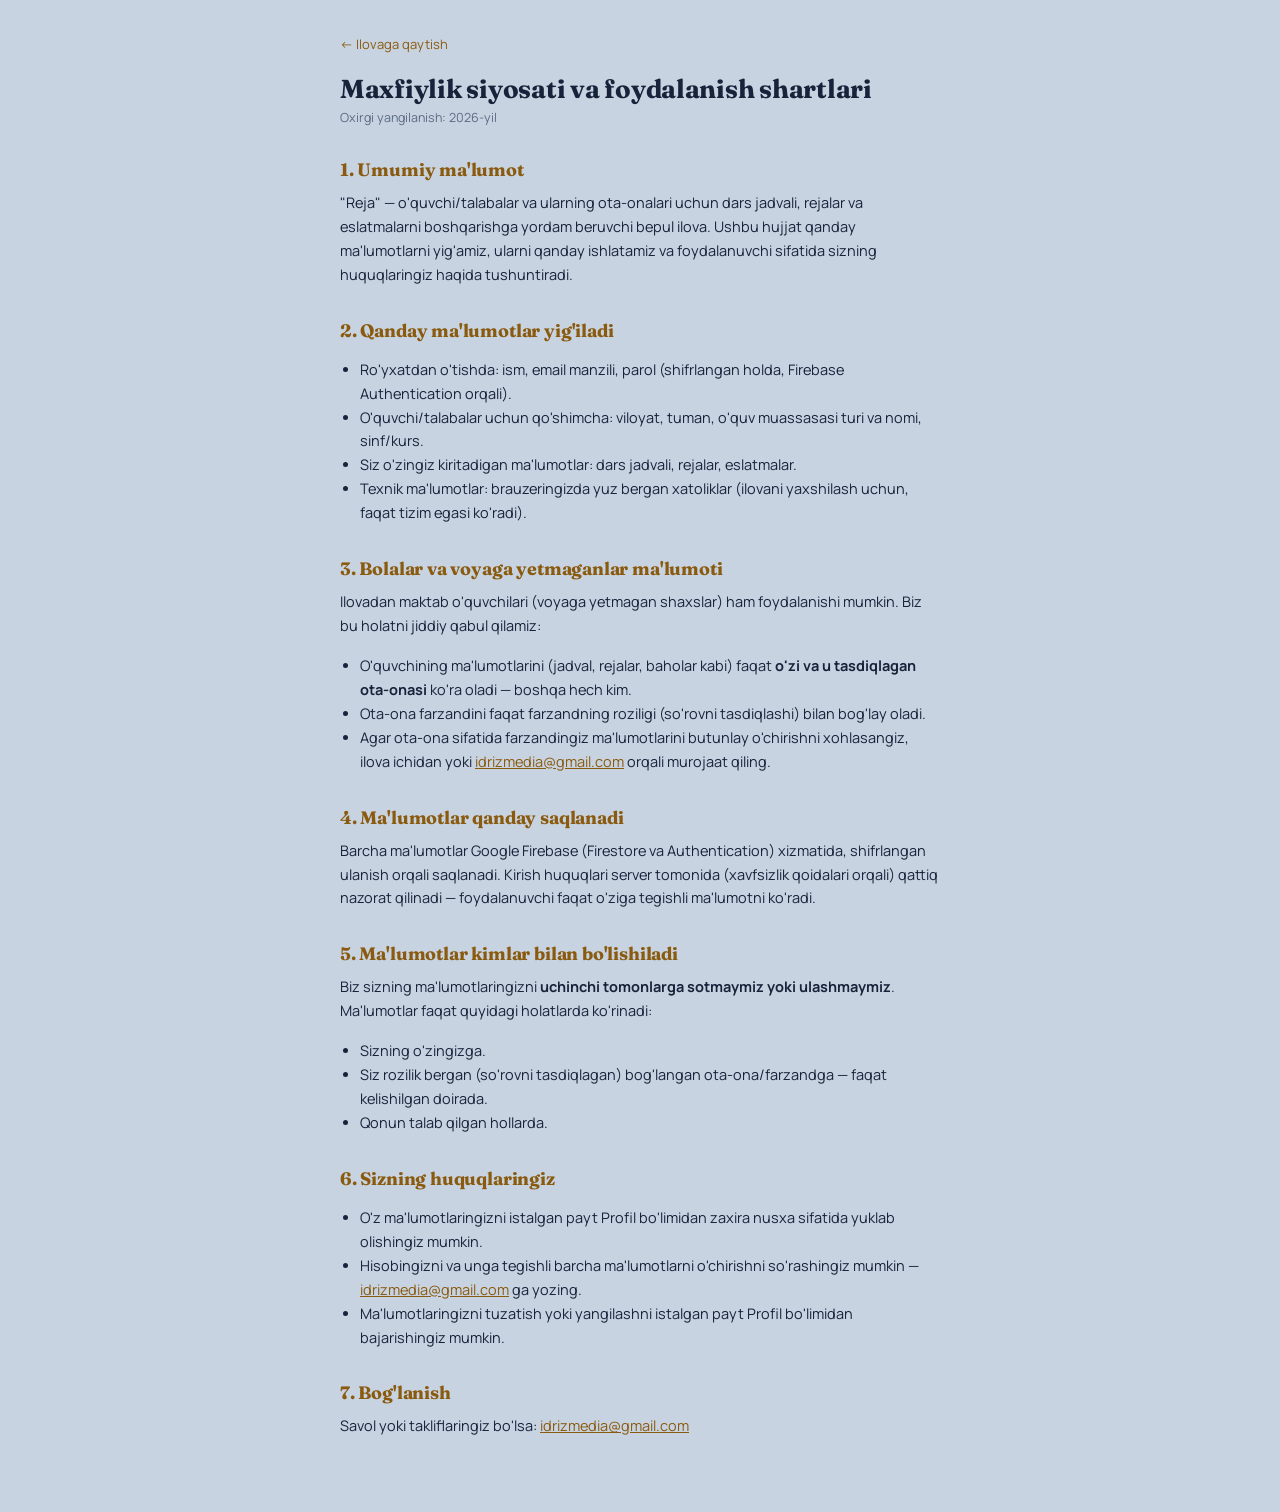
<file: privacy.html>
<!DOCTYPE html>
<html lang="uz">
<head>
<meta charset="UTF-8">
<meta name="viewport" content="width=device-width, initial-scale=1.0">
<title>Maxfiylik siyosati va foydalanish shartlari — Reja</title>
<link rel="preconnect" href="https://fonts.googleapis.com">
<link href="https://fonts.googleapis.com/css2?family=Fraunces:ital,wght@0,500;0,600;1,500&family=Manrope:wght@400;500;600;700&display=swap" rel="stylesheet">
<link rel="stylesheet" href="css/style.css">
<style>
  .legal-wrap{max-width:640px;margin:0 auto;padding:32px 20px 60px;}
  .legal-wrap h1{font-family:'Fraunces',serif;font-size:26px;margin-bottom:4px;}
  .legal-wrap .updated{color:var(--ink-soft);font-size:12.5px;margin-bottom:28px;}
  .legal-wrap h2{font-family:'Fraunces',serif;font-size:18px;margin-top:32px;margin-bottom:10px;color:var(--accent-deep);}
  .legal-wrap p, .legal-wrap li{font-size:14.5px;line-height:1.65;color:var(--ink);}
  .legal-wrap ul{padding-left:20px;}
  .legal-wrap a{color:var(--accent-deep);}
  .back-link{display:inline-block;margin-bottom:20px;font-size:13px;color:var(--ink-soft);text-decoration:none;}
</style>
</head>
<body>
<div class="legal-wrap">
  <a class="back-link" href="index.html">← Ilovaga qaytish</a>
  <h1>Maxfiylik siyosati va foydalanish shartlari</h1>
  <div class="updated">Oxirgi yangilanish: 2026-yil</div>

  <h2>1. Umumiy ma'lumot</h2>
  <p>"Reja" — o'quvchi/talabalar va ularning ota-onalari uchun dars jadvali, rejalar va eslatmalarni boshqarishga yordam beruvchi bepul ilova. Ushbu hujjat qanday ma'lumotlarni yig'amiz, ularni qanday ishlatamiz va foydalanuvchi sifatida sizning huquqlaringiz haqida tushuntiradi.</p>

  <h2>2. Qanday ma'lumotlar yig'iladi</h2>
  <ul>
    <li>Ro'yxatdan o'tishda: ism, email manzili, parol (shifrlangan holda, Firebase Authentication orqali).</li>
    <li>O'quvchi/talabalar uchun qo'shimcha: viloyat, tuman, o'quv muassasasi turi va nomi, sinf/kurs.</li>
    <li>Siz o'zingiz kiritadigan ma'lumotlar: dars jadvali, rejalar, eslatmalar.</li>
    <li>Texnik ma'lumotlar: brauzeringizda yuz bergan xatoliklar (ilovani yaxshilash uchun, faqat tizim egasi ko'radi).</li>
  </ul>

  <h2>3. Bolalar va voyaga yetmaganlar ma'lumoti</h2>
  <p>Ilovadan maktab o'quvchilari (voyaga yetmagan shaxslar) ham foydalanishi mumkin. Biz bu holatni jiddiy qabul qilamiz:</p>
  <ul>
    <li>O'quvchining ma'lumotlarini (jadval, rejalar, baholar kabi) faqat <strong>o'zi va u tasdiqlagan ota-onasi</strong> ko'ra oladi — boshqa hech kim.</li>
    <li>Ota-ona farzandini faqat farzandning roziligi (so'rovni tasdiqlashi) bilan bog'lay oladi.</li>
    <li>Agar ota-ona sifatida farzandingiz ma'lumotlarini butunlay o'chirishni xohlasangiz, ilova ichidan yoki <a href="mailto:idrizmedia@gmail.com">idrizmedia@gmail.com</a> orqali murojaat qiling.</li>
  </ul>

  <h2>4. Ma'lumotlar qanday saqlanadi</h2>
  <p>Barcha ma'lumotlar Google Firebase (Firestore va Authentication) xizmatida, shifrlangan ulanish orqali saqlanadi. Kirish huquqlari server tomonida (xavfsizlik qoidalari orqali) qattiq nazorat qilinadi — foydalanuvchi faqat o'ziga tegishli ma'lumotni ko'radi.</p>

  <h2>5. Ma'lumotlar kimlar bilan bo'lishiladi</h2>
  <p>Biz sizning ma'lumotlaringizni <strong>uchinchi tomonlarga sotmaymiz yoki ulashmaymiz</strong>. Ma'lumotlar faqat quyidagi holatlarda ko'rinadi:</p>
  <ul>
    <li>Sizning o'zingizga.</li>
    <li>Siz rozilik bergan (so'rovni tasdiqlagan) bog'langan ota-ona/farzandga — faqat kelishilgan doirada.</li>
    <li>Qonun talab qilgan hollarda.</li>
  </ul>

  <h2>6. Sizning huquqlaringiz</h2>
  <ul>
    <li>O'z ma'lumotlaringizni istalgan payt Profil bo'limidan zaxira nusxa sifatida yuklab olishingiz mumkin.</li>
    <li>Hisobingizni va unga tegishli barcha ma'lumotlarni o'chirishni so'rashingiz mumkin — <a href="mailto:idrizmedia@gmail.com">idrizmedia@gmail.com</a> ga yozing.</li>
    <li>Ma'lumotlaringizni tuzatish yoki yangilashni istalgan payt Profil bo'limidan bajarishingiz mumkin.</li>
  </ul>

  <h2>7. Bog'lanish</h2>
  <p>Savol yoki takliflaringiz bo'lsa: <a href="mailto:idrizmedia@gmail.com">idrizmedia@gmail.com</a></p>
</div>
</body>
</html>
</file>
<file: css/style.css>
:root{
    --paper:#EEF1F6;
    --paper-card:#F7F9FC;
    --line:#C7D3E0;
    --margin-red:#D4756A;
    --ink:#16233B;
    --ink-soft:#5B6B84;
    --accent:#D98E2B;
    --accent-soft:#F5DDB0;
    --accent-deep:#8A5A0F;
    --alert:#C0533F;
    --alert-soft:#F5D9D3;
    --good:#3F7D58;
    --good-soft:#DCEBE1;
    --plum:#6C5A8A;
    --plum-soft:#E4DEF0;
    --btn-primary-bg:#16233B;
    --btn-primary-text:#ffffff;
    --shadow-sm:0 1px 3px rgba(22,35,59,0.08);
    --shadow-md:0 8px 22px rgba(22,35,59,0.11);
    --shadow-lg:0 14px 38px rgba(22,35,59,0.24);
    --radius:13px;
  }
  body[data-theme="dark"]{
    --paper:#10141C;
    --paper-card:#1A2029;
    --line:#2C3646;
    --margin-red:#E08E80;
    --ink:#ECEEF3;
    --ink-soft:#8D9AB0;
    --accent:#E7A63D;
    --accent-soft:#3A2E15;
    --accent-deep:#F1C978;
    --alert:#E2897C;
    --alert-soft:#3A211E;
    --good:#7CCB9B;
    --good-soft:#183226;
    --plum:#B7A2E6;
    --plum-soft:#2A2440;
    --btn-primary-bg:#E7A63D;
    --btn-primary-text:#1B1406;
    --shadow-sm:0 1px 3px rgba(0,0,0,0.30);
    --shadow-md:0 8px 22px rgba(0,0,0,0.38);
    --shadow-lg:0 14px 38px rgba(0,0,0,0.5);
  }
  *{box-sizing:border-box;}
  ::selection{ background:var(--accent-soft); color:var(--accent-deep); }
  body{
    margin:0;background:var(--paper);font-family:'Manrope',sans-serif;color:var(--ink);
    transition:background-color .25s ease, color .25s ease;
    -webkit-font-smoothing:antialiased;
  }
  .app{
    max-width:480px;margin:0 auto;min-height:100vh;background:var(--paper);position:relative;
    padding-bottom:84px;transition:background-color .25s ease;
    background-image:radial-gradient(circle at 1px 1px, rgba(22,35,59,0.035) 1px, transparent 0);
    background-size:15px 15px;
  }
  body[data-theme="dark"] .app{ background-image:radial-gradient(circle at 1px 1px, rgba(255,255,255,0.035) 1px, transparent 0); }

  /* Custom scrollbar — nozik va ilova ranglariga mos */
  ::-webkit-scrollbar{ width:8px; height:8px; }
  ::-webkit-scrollbar-track{ background:transparent; }
  ::-webkit-scrollbar-thumb{ background:var(--line); border-radius:20px; }
  ::-webkit-scrollbar-thumb:hover{ background:var(--ink-soft); }

  .topbar{display:flex;align-items:center;justify-content:space-between;padding:22px 20px 14px;}
  .brand{font-family:'Fraunces',serif;font-weight:700;font-size:23px;letter-spacing:-0.015em;}
  .brand em{color:var(--accent-deep);font-style:italic;font-weight:500;}
  .topbar-right{display:flex;align-items:center;gap:8px;}
  .userchip{font-family:'JetBrains Mono',monospace;font-size:11px;color:var(--ink-soft);background:var(--paper-card);border:1px solid var(--line);padding:7px 12px;border-radius:20px;cursor:pointer;transition:background-color .2s,border-color .2s,color .2s,box-shadow .2s;box-shadow:var(--shadow-sm);}
  .userchip:hover{ box-shadow:var(--shadow-md); border-color:var(--accent); }
  .userchip:active{transform:scale(0.97);}

  .theme-toggle{width:37px;height:37px;border-radius:50%;background:var(--paper-card);border:1px solid var(--line);display:flex;align-items:center;justify-content:center;padding:0;box-shadow:var(--shadow-sm);transition:background-color .2s,border-color .2s,transform .2s,box-shadow .2s;}
  .theme-toggle:hover{ box-shadow:var(--shadow-md); }
  .theme-toggle:active{transform:scale(0.9);}
  .theme-toggle svg{width:17px;height:17px;color:var(--accent-deep);}

  @keyframes rejaFadeIn{from{opacity:0;transform:translateY(6px);}to{opacity:1;transform:translateY(0);}}
  .sheet{
    background:var(--paper-card);margin:0 16px 16px;border-radius:var(--radius);
    border:1px solid var(--line);border-left:3px solid var(--margin-red);
    padding:19px 19px 19px 23px;position:relative;overflow:hidden;
    box-shadow:var(--shadow-sm);
    transition:background-color .25s ease,border-color .25s ease,box-shadow .2s ease,transform .2s ease;
    animation:rejaFadeIn .25s ease both;
  }
  .sheet-ruled{background-image:repeating-linear-gradient(var(--paper-card) 0px, var(--paper-card) 27px, var(--line) 28px);}
  .sheet-plum{border-left-color:var(--plum);}

  h1,h2,h3{font-family:'Fraunces',serif;font-weight:700;margin:0 0 4px;letter-spacing:-0.01em;}
  .eyebrow{
    font-family:'JetBrains Mono',monospace;font-size:10.5px;text-transform:uppercase;
    letter-spacing:0.09em;color:var(--ink-soft);margin-bottom:11px;display:flex;align-items:center;gap:6px;
  }
  .eyebrow::before{ content:''; width:9px; height:2px; background:var(--margin-red); border-radius:2px; flex-shrink:0; }
  .sheet-plum .eyebrow::before{ background:var(--plum); }
  p{line-height:1.6;color:var(--ink-soft);font-size:14px;margin:0 0 14px;}

  label{display:block;font-size:12.5px;color:var(--ink-soft);margin:14px 0 5px;font-weight:600;}
  input,select,textarea{
    width:100%;padding:10px 12px;border:1px solid var(--line);border-radius:9px;
    background:var(--paper);font-family:'Manrope',sans-serif;font-size:14.5px;color:var(--ink);
    transition:background-color .2s,border-color .2s,color .2s,box-shadow .2s;
  }
  input:focus,select:focus,textarea:focus{ outline:none; border-color:var(--accent); box-shadow:0 0 0 3px var(--accent-soft); }
  button:focus-visible{outline:2px solid var(--accent);outline-offset:2px;}
  .row2{display:grid;grid-template-columns:1fr 1fr;gap:10px;}

  button{
    cursor:pointer;font-family:'Manrope',sans-serif;font-weight:700;font-size:14px;
    border-radius:9px;border:1px solid var(--line);background:var(--paper-card);color:var(--ink);
    padding:10px 16px;transition:background-color .2s,border-color .2s,color .2s,transform .1s,box-shadow .2s;
  }
  .btn-primary{
    background:var(--btn-primary-bg);color:var(--btn-primary-text);border-color:var(--btn-primary-bg);
    width:100%;margin-top:18px;box-shadow:var(--shadow-sm);position:relative;overflow:hidden;
  }
  .btn-primary::after{ content:''; position:absolute; inset:0; background:linear-gradient(180deg, rgba(255,255,255,0.14), transparent 55%); pointer-events:none; }
  .btn-primary:hover{ box-shadow:var(--shadow-md); }
  .btn-primary:active{transform:scale(0.98);}
  .btn-accent{background:var(--accent);color:#2A1B03;border-color:var(--accent);font-weight:700;}
  .btn-ghost{background:transparent;border:none;color:var(--ink-soft);text-decoration:underline;padding:6px 0;font-weight:500;}
  .btn-small{padding:7px 11px;font-size:12.5px;border-radius:8px;}
  .btn-danger{color:var(--alert);border-color:var(--alert-soft);}
  .btn-danger:hover{ background:var(--alert-soft); }
  .btn-plum{background:var(--plum);color:#fff;border-color:var(--plum);}
  button:not(.tab):not(.fab):hover{ transform:translateY(-1px); }
  button:not(.tab):not(.fab):active{ transform:translateY(0) scale(0.97); }

  .err{color:var(--alert);font-size:13px;margin-top:8px;font-weight:600;}
  .ok-msg{color:var(--good);font-size:13px;margin-top:8px;}
  .note{font-size:11.5px;color:var(--ink-soft);margin-top:16px;padding-top:12px;border-top:1px dashed var(--line);line-height:1.5;}

  .tabs{
    display:flex;position:fixed;bottom:0;left:0;right:0;max-width:480px;margin:0 auto;
    background:var(--paper-card);border-top:1px solid var(--line);padding:7px 4px 11px;z-index:5;
    box-shadow:0 -6px 20px rgba(22,35,59,0.06);transition:background-color .25s ease,border-color .25s ease;
  }
  .tab{
    flex:1;display:flex;flex-direction:column;align-items:center;gap:3px;padding:8px 2px;
    border-radius:10px;color:var(--ink-soft);font-size:10.5px;font-weight:700;border:none;
    background:transparent;position:relative;transition:background-color .2s,color .2s,transform .12s;
  }
  .tab:active{transform:scale(0.93);}
  .tab.active{color:var(--accent-deep);background:var(--accent-soft);}
  .tab svg{width:19px;height:19px;transition:transform .18s ease;}
  .tab.active svg{ transform:translateY(-1px); }
  .dot{position:absolute;top:4px;right:22%;width:7px;height:7px;border-radius:50%;background:var(--alert);box-shadow:0 0 0 2px var(--paper-card);}

  .datehead{display:flex;justify-content:space-between;align-items:baseline;margin-bottom:14px;}
  .datehead .big{font-family:'Fraunces',serif;font-size:19px;font-weight:700;}
  .datehead .dow{font-family:'JetBrains Mono',monospace;font-size:11px;background:var(--accent-soft);color:var(--accent-deep);padding:4px 10px;border-radius:20px;font-weight:600;}

  .lesson{display:flex;gap:12px;padding:12px 0;border-bottom:1px solid var(--line);align-items:center;transition:background-color .15s ease;}
  .lesson:last-child{border-bottom:none;}
  .lesson .time{font-family:'JetBrains Mono',monospace;font-size:12.5px;color:var(--accent-deep);min-width:44px;font-weight:700;}
  .lesson .body{flex:1;}
  .lesson .fan{font-weight:700;font-size:14px;}
  .lesson .meta{font-size:12px;color:var(--ink-soft);}
  .lesson .del{background:none;border:none;color:var(--ink-soft);font-size:15px;padding:2px 5px;}
  .lesson .del:hover{color:var(--ink);}

  .plan-item,.rem-item,.req-item,.child-item,.msg-item{padding:13px 2px;margin:0 -2px;border-bottom:1px solid var(--line);border-radius:8px;transition:background-color .15s ease,padding .15s ease;}
  .plan-item:hover,.rem-item:hover,.req-item:hover,.child-item:hover{background-color:color-mix(in srgb, var(--accent-soft) 40%, transparent);padding-left:8px;padding-right:8px;}
  .plan-item:last-child,.rem-item:last-child,.req-item:last-child,.child-item:last-child,.msg-item:last-child{border-bottom:none;}
  .item-top{display:flex;justify-content:space-between;align-items:flex-start;gap:8px;}
  .item-title{font-weight:700;font-size:14.5px;}
  .item-meta{font-size:11.5px;color:var(--ink-soft);margin-top:2px;}
  .badge{font-family:'JetBrains Mono',monospace;font-size:10px;padding:4px 9px;border-radius:20px;background:var(--good-soft);color:var(--good);white-space:nowrap;font-weight:600;border:1px solid transparent;}
  .badge.rep{background:var(--accent-soft);color:var(--accent-deep);}
  .badge.parent{background:var(--plum-soft);color:var(--plum);}
  .badge.unread{background:var(--alert-soft);color:var(--alert);}

  .empty{text-align:center;padding:38px 18px;color:var(--ink-soft);font-size:13.5px;line-height:1.5;}
  .empty svg{
    width:56px;height:56px;margin-bottom:14px;padding:14px;
    background:var(--accent-soft);color:var(--accent-deep);opacity:1;
    border-radius:50%;box-shadow:var(--shadow-sm);
    animation:emptyFloat 3s ease-in-out infinite;
  }
  @keyframes emptyFloat{ 0%,100%{ transform:translateY(0); } 50%{ transform:translateY(-5px); } }

  .fab{
    position:fixed;bottom:80px;right:20px;max-width:calc(480px - 40px);width:50px;height:50px;
    border-radius:50%;background:var(--btn-primary-bg);color:var(--btn-primary-text);border:none;
    font-size:25px;display:flex;align-items:center;justify-content:center;z-index:6;
    box-shadow:var(--shadow-lg);transition:transform .15s,background-color .25s,box-shadow .2s;
  }
  .fab:hover{ box-shadow:0 16px 40px rgba(22,35,59,0.3); }
  .fab:active{transform:scale(0.92);}

  .modal-wrap{position:fixed;inset:0;background:rgba(10,14,22,0.55);display:flex;align-items:flex-end;justify-content:center;z-index:20;backdrop-filter:blur(3px);animation:modalFade .18s ease both;}
  @keyframes modalFade{ from{ opacity:0; } to{ opacity:1; } }
  .modal{
    background:var(--paper);width:100%;max-width:480px;border-radius:20px 20px 0 0;
    padding:26px 20px 26px;max-height:86vh;overflow-y:auto;box-shadow:0 -16px 46px rgba(0,0,0,0.28);
    position:relative;animation:modalSlideUp .22s cubic-bezier(.22,1,.36,1) both;
  }
  @keyframes modalSlideUp{ from{ transform:translateY(24px); opacity:0.6; } to{ transform:translateY(0); opacity:1; } }
  .modal::before{ content:''; position:absolute; top:10px; left:50%; transform:translateX(-50%); width:38px; height:4px; border-radius:4px; background:var(--line); }
  .modal-head{display:flex;justify-content:space-between;align-items:center;margin-bottom:16px;margin-top:6px;}
  .modal-head h3{margin:0;}
  .close-x{background:none;border:none;font-size:20px;color:var(--ink-soft);padding:2px 6px;}
  .close-x:hover{ color:var(--ink); }

  .toast{
    position:fixed;top:16px;left:50%;transform:translateX(-50%);background:var(--btn-primary-bg);
    color:var(--btn-primary-text);padding:12px 19px;border-radius:11px;font-size:13.5px;z-index:50;
    max-width:88%;box-shadow:var(--shadow-lg);display:flex;align-items:center;gap:8px;
    animation:toastIn .22s cubic-bezier(.22,1,.36,1) both;
  }
  @keyframes toastIn{ from{ transform:translate(-50%,-10px); opacity:0; } to{ transform:translate(-50%,0); opacity:1; } }

  .chipset{display:flex;flex-wrap:wrap;gap:6px;margin-top:4px;}
  .chip{padding:7px 12px;border-radius:20px;border:1px solid var(--line);background:var(--paper);font-size:12.5px;font-weight:700;color:var(--ink-soft);transition:background-color .2s,color .2s,border-color .2s,transform .1s;}
  .chip:active{ transform:scale(0.95); }
  .chip.on{background:var(--btn-primary-bg);color:var(--btn-primary-text);border-color:var(--btn-primary-bg);}

  .segrow{display:flex;gap:6px;margin-top:4px;}
  .seg{flex:1;padding:9px 4px;text-align:center;border:1px solid var(--line);background:var(--paper);border-radius:9px;font-size:12px;font-weight:700;color:var(--ink-soft);transition:background-color .2s,color .2s,border-color .2s;}
  .seg.on{background:var(--accent-soft);color:var(--accent-deep);border-color:var(--accent);}

  .avatar{width:39px;height:39px;border-radius:50%;background:var(--plum-soft);color:var(--plum);display:flex;align-items:center;justify-content:center;font-weight:800;font-size:14px;flex-shrink:0;box-shadow:inset 0 0 0 1px rgba(0,0,0,0.04);}
  .child-row{display:flex;gap:12px;align-items:center;}

  .chat-bubble{max-width:78%;padding:10px 13px;border-radius:15px;font-size:13.5px;margin-bottom:8px;line-height:1.45;box-shadow:var(--shadow-sm);}
  .chat-mine{background:var(--btn-primary-bg);color:var(--btn-primary-text);margin-left:auto;border-bottom-right-radius:4px;}
  .chat-theirs{background:var(--paper-card);border:1px solid var(--line);border-bottom-left-radius:4px;box-shadow:none;}
  .chat-time{font-size:10px;opacity:0.65;margin-top:3px;display:block;}
  .chat-list{max-height:280px;overflow-y:auto;padding:4px 2px 8px;display:flex;flex-direction:column;}
  .chat-input-row{display:flex;gap:8px;margin-top:10px;}
  .chat-input-row input{flex:1;}

  a{color:var(--accent-deep);}

  .auth-hero{
    background:linear-gradient(135deg, var(--ink) 0%, var(--plum) 100%);
    padding:26px 22px 34px;
    position:relative;
    overflow:hidden;
  }
  .auth-hero::after{
    content:'';
    position:absolute;
    inset:0;
    background-image:radial-gradient(circle at 1px 1px, rgba(255,255,255,0.08) 1px, transparent 0);
    background-size:16px 16px;
    pointer-events:none;
  }
  .auth-hero-icon{
    font-size:34px;
    margin:14px 0 6px;
    filter:drop-shadow(0 4px 10px rgba(0,0,0,0.25));
  }
  @media (min-width: 860px){
    .auth-hero{ border-radius:22px 22px 0 0; grid-column:1/-1; }
  }

  .achievement-modal{ text-align:center; padding-top:34px; }
  .achievement-burst{
    position:absolute; top:20px; left:50%; transform:translateX(-50%);
    font-size:26px; animation:burstPop .5s cubic-bezier(.34,1.56,.64,1) both;
  }
  @keyframes burstPop{ 0%{ transform:translateX(-50%) scale(0); opacity:0; } 60%{ transform:translateX(-50%) scale(1.3); opacity:1; } 100%{ transform:translateX(-50%) scale(1); } }
  .achievement-reveal{
    background:var(--accent-soft); border-radius:18px; padding:22px 16px; margin:12px 0 6px;
    animation:achievementIn .4s cubic-bezier(.22,1,.36,1) both;
  }
  @keyframes achievementIn{ from{ transform:scale(0.85) translateY(10px); opacity:0; } to{ transform:scale(1) translateY(0); opacity:1; } }
  .achievement-emoji{ font-size:46px; animation:achievementWiggle 1.1s ease .3s 1; }
  @keyframes achievementWiggle{ 0%,100%{ transform:rotate(0); } 20%{ transform:rotate(-8deg) scale(1.1); } 40%{ transform:rotate(8deg) scale(1.1); } 60%{ transform:rotate(-4deg); } 80%{ transform:rotate(4deg); } }
  .achievement-title{ font-family:'Fraunces',serif; font-weight:700; font-size:19px; margin-top:8px; color:var(--accent-deep); }
  .achievement-desc{ font-size:13px; color:var(--ink-soft); margin-top:4px; }

  /* ===== PC / Desktop rejimi ===== */
  @media (min-width: 860px){
    body{ background: var(--line); }
    .app{
      max-width: 1080px;
      margin: 28px auto;
      min-height: calc(100vh - 56px);
      padding-bottom: 32px;
      border-radius: 22px;
      box-shadow: var(--shadow-lg);
      position: relative;
      display: grid;
      grid-template-columns: repeat(auto-fill, minmax(360px, 1fr));
      gap: 0 18px;
      align-content: start;
      align-items: start;
    }
    .topbar{ grid-column: 1 / -1; order: -2; padding: 26px 30px 16px; }
    .sheet{ margin: 0 0 18px; }
    .sheet:hover{ box-shadow: var(--shadow-md); }
    .modal-wrap{ align-items: center; }
    .modal{ max-width: 480px; border-radius: 22px; box-shadow: var(--shadow-lg); }
    .modal::before{ display:none; }
    .toast{ top: 24px; }
    .fab{ position: absolute; bottom: 28px; right: 28px; }
    .tabs{
      grid-column: 1 / -1;
      order: -1;
      position: sticky;
      top: 0;
      flex-direction: row;
      justify-content: center;
      gap: 6px;
      max-width: none;
      margin: 0 0 6px;
      padding: 9px 16px;
      border-top: none;
      border-bottom: 1px solid var(--line);
      box-shadow: none;
      z-index: 8;
    }
    .tab{ flex: 0 1 160px; flex-direction: row; gap: 8px; font-size: 12.5px; padding: 10px 14px; }
    .tab svg{ width: 18px; height: 18px; }
    .dot{ right: auto; left: 6px; top: 6px; }
  }

/* ===== Reklama — yuqorida ingichka, o'zi aylanib turadigan banner ===== */
.ad-topbanner{
  display:none;
  width:100%;
  background:linear-gradient(100deg, var(--ink) 0%, var(--plum) 130%);
  color:#fff;
  position:relative;
  z-index:5;
  box-shadow:0 2px 10px rgba(0,0,0,0.12);
}
.ad-topbanner.show{ display:block; }
.ad-tb-inner{
  max-width:1080px;
  margin:0 auto;
  display:flex;
  align-items:center;
  gap:12px;
  padding:9px 14px;
  animation:rejaFadeIn .3s ease both;
}
.ad-tb-thumb{ width:34px; height:34px; border-radius:8px; object-fit:cover; flex-shrink:0; box-shadow:0 0 0 1px rgba(255,255,255,0.15); }
.ad-tb-icon{ font-size:20px; flex-shrink:0; }
.ad-tb-text{ display:flex; flex-direction:column; min-width:0; flex:1; line-height:1.25; }
.ad-tb-label{ font-size:9px; font-weight:700; letter-spacing:.06em; text-transform:uppercase; color:rgba(255,255,255,0.6); font-family:'JetBrains Mono',monospace; }
.ad-tb-title{ font-size:13px; font-weight:600; white-space:nowrap; overflow:hidden; text-overflow:ellipsis; }
.ad-tb-cta{
  flex-shrink:0; text-decoration:none; color:#fff;
  background:rgba(255,255,255,0.18); border:1px solid rgba(255,255,255,0.35);
  padding:6px 12px; border-radius:20px; font-size:12px; font-weight:700;
  transition:background-color .15s ease;
}
.ad-tb-cta:hover{ background:rgba(255,255,255,0.3); }
.ad-tb-close{
  flex-shrink:0; width:24px; height:24px; border-radius:50%;
  background:rgba(255,255,255,0.15); color:#fff; border:none;
  font-size:12px; line-height:1; cursor:pointer;
  display:flex; align-items:center; justify-content:center;
  transition:background-color .15s ease;
}
.ad-tb-close:hover{ background:rgba(255,255,255,0.32); }
.ad-tb-dots{ display:flex; justify-content:center; gap:5px; padding:0 0 7px; }
.ad-tb-dot{ width:5px; height:5px; border-radius:50%; background:rgba(255,255,255,0.35); cursor:pointer; transition:background-color .15s ease,width .15s ease; }
.ad-tb-dot.on{ background:#fff; width:14px; border-radius:3px; }
@media (min-width: 860px){
  .ad-tb-inner{ padding:10px 28px; }
}
</file>
